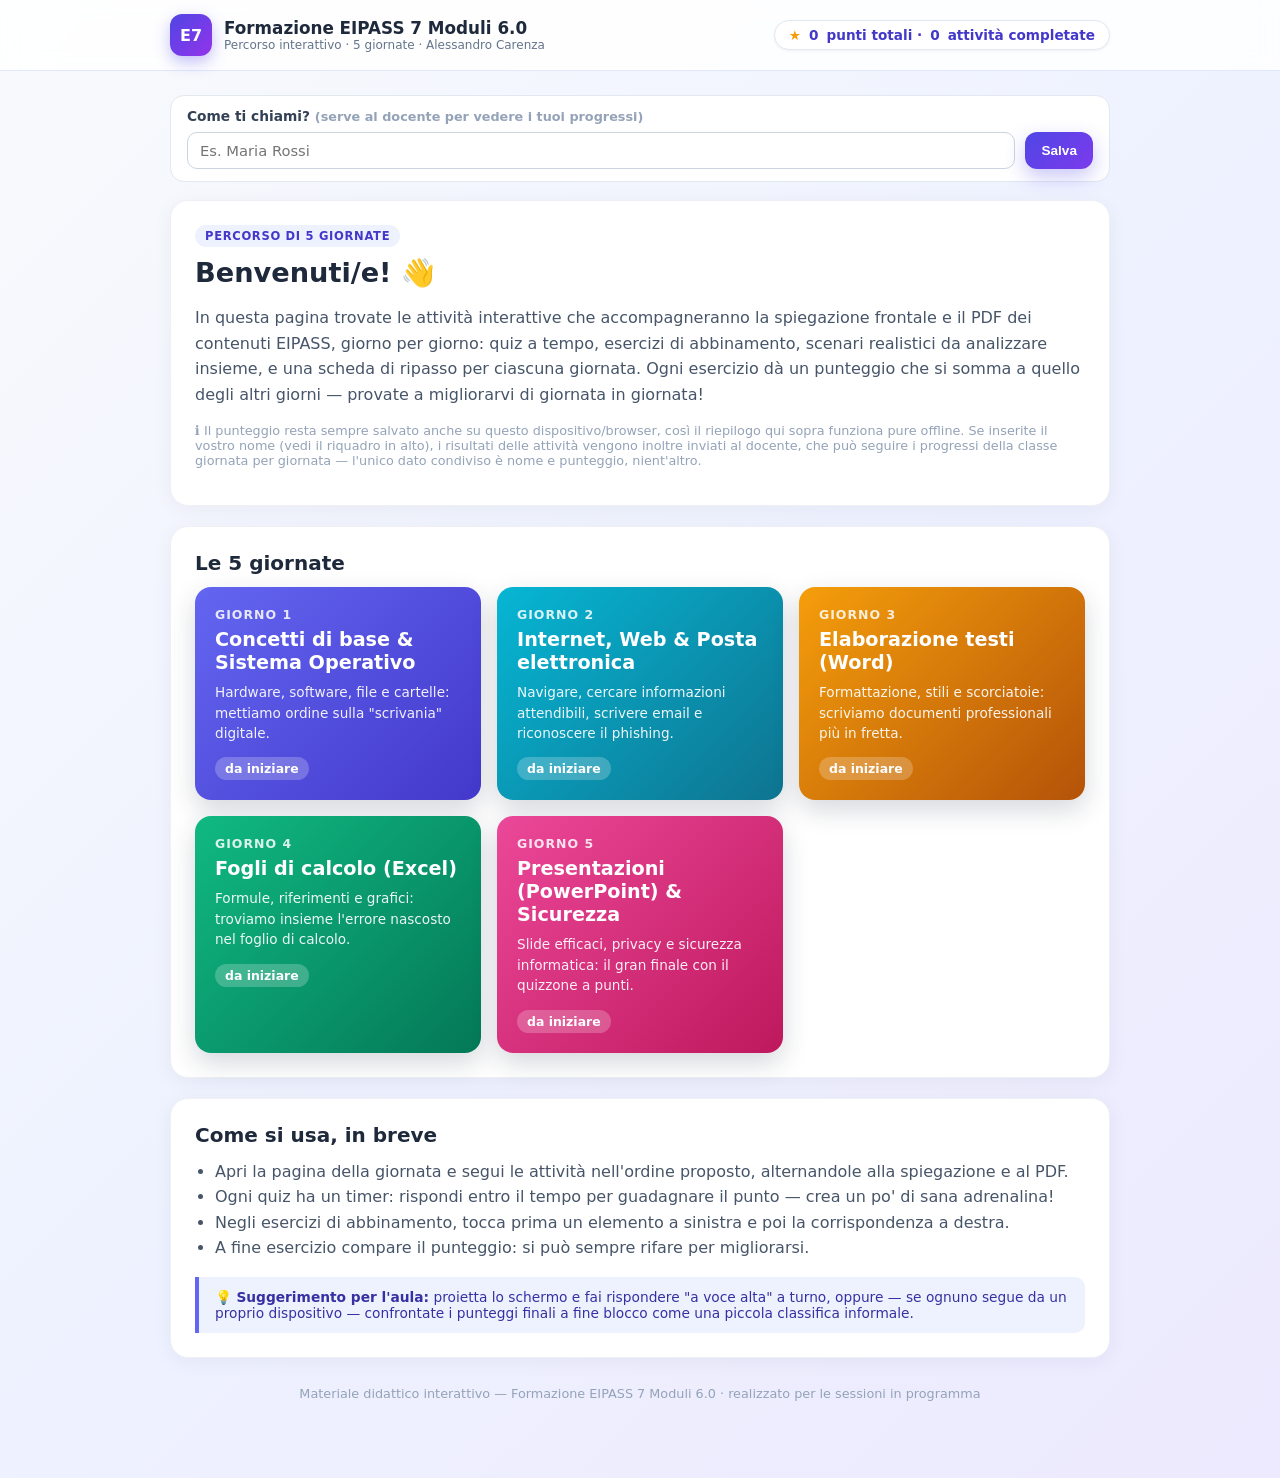
<file: formazione-eipass/index.html>
<!DOCTYPE html>
<html lang="it">
<head>
<meta charset="UTF-8">
<meta name="viewport" content="width=device-width, initial-scale=1.0">
<title>Formazione EIPASS 7 Moduli 6.0 — Percorso interattivo</title>
<link rel="stylesheet" href="shared/style.css">
</head>
<body>

<div class="top-bar">
  <div class="top-bar-inner">
    <a href="index.html" class="brand">
      <div class="brand-badge">E7</div>
      <div>
        <div class="brand-title">Formazione EIPASS 7 Moduli 6.0</div>
        <div class="brand-sub">Percorso interattivo · 5 giornate · Alessandro Carenza</div>
      </div>
    </a>
    <div class="score-pill"><span class="star">★</span> <span id="total-score">0</span> punti totali · <span id="total-done">0</span> attività completate</div>
  </div>
</div>

<div class="wrap">

  <div id="name-bar" class="name-bar"></div>

  <div class="card">
    <span class="badge">Percorso di 5 giornate</span>
    <h1>Benvenuti/e! 👋</h1>
    <p class="lead">
      In questa pagina trovate le attività interattive che accompagneranno la spiegazione frontale e il PDF dei contenuti EIPASS,
      giorno per giorno: quiz a tempo, esercizi di abbinamento, scenari realistici da analizzare insieme, e una scheda di
      ripasso per ciascuna giornata. Ogni esercizio dà un punteggio che si somma a quello degli altri giorni — provate a
      migliorarvi di giornata in giornata!
    </p>
    <p class="muted" style="margin-top:10px">
      ℹ️ Il punteggio resta sempre salvato anche su questo dispositivo/browser, così il riepilogo qui sopra funziona pure
      offline. Se inserite il vostro nome (vedi il riquadro in alto), i risultati delle attività vengono inoltre inviati
      al docente, che può seguire i progressi della classe giornata per giornata — l'unico dato condiviso è nome e punteggio,
      nient'altro.
    </p>
  </div>

  <div class="card">
    <h2>Le 5 giornate</h2>
    <div class="day-grid">

      <a class="day-card d1" href="giorno1.html">
        <div class="day-num">Giorno 1</div>
        <div class="day-title">Concetti di base &amp; Sistema Operativo</div>
        <div class="day-desc">Hardware, software, file e cartelle: mettiamo ordine sulla "scrivania" digitale.</div>
        <div class="day-progress" data-day="g1">da iniziare</div>
      </a>

      <a class="day-card d2" href="giorno2.html">
        <div class="day-num">Giorno 2</div>
        <div class="day-title">Internet, Web &amp; Posta elettronica</div>
        <div class="day-desc">Navigare, cercare informazioni attendibili, scrivere email e riconoscere il phishing.</div>
        <div class="day-progress" data-day="g2">da iniziare</div>
      </a>

      <a class="day-card d3" href="giorno3.html">
        <div class="day-num">Giorno 3</div>
        <div class="day-title">Elaborazione testi (Word)</div>
        <div class="day-desc">Formattazione, stili e scorciatoie: scriviamo documenti professionali più in fretta.</div>
        <div class="day-progress" data-day="g3">da iniziare</div>
      </a>

      <a class="day-card d4" href="giorno4.html">
        <div class="day-num">Giorno 4</div>
        <div class="day-title">Fogli di calcolo (Excel)</div>
        <div class="day-desc">Formule, riferimenti e grafici: troviamo insieme l'errore nascosto nel foglio di calcolo.</div>
        <div class="day-progress" data-day="g4">da iniziare</div>
      </a>

      <a class="day-card d5" href="giorno5.html">
        <div class="day-num">Giorno 5</div>
        <div class="day-title">Presentazioni (PowerPoint) &amp; Sicurezza</div>
        <div class="day-desc">Slide efficaci, privacy e sicurezza informatica: il gran finale con il quizzone a punti.</div>
        <div class="day-progress" data-day="g5">da iniziare</div>
      </a>

    </div>
  </div>

  <div class="card">
    <h2>Come si usa, in breve</h2>
    <ul class="lead" style="padding-left: 20px; margin: 0">
      <li>Apri la pagina della giornata e segui le attività nell'ordine proposto, alternandole alla spiegazione e al PDF.</li>
      <li>Ogni quiz ha un timer: rispondi entro il tempo per guadagnare il punto — crea un po' di sana adrenalina!</li>
      <li>Negli esercizi di abbinamento, tocca prima un elemento a sinistra e poi la corrispondenza a destra.</li>
      <li>A fine esercizio compare il punteggio: si può sempre rifare per migliorarsi.</li>
    </ul>
    <div class="tip">
      💡 <strong>Suggerimento per l'aula:</strong> proietta lo schermo e fai rispondere "a voce alta" a turno, oppure — se ognuno segue da un proprio dispositivo — confrontate i punteggi finali a fine blocco come una piccola classifica informale.
    </div>
  </div>

  <p class="muted" style="text-align:center; margin-top: 28px;">
    Materiale didattico interattivo — Formazione EIPASS 7 Moduli 6.0 · realizzato per le sessioni in programma
  </p>

</div>

<script src="shared/score.js"></script>
<script src="shared/cloud-score.js"></script>
<script>
  CloudScore.mountNameBar(document.getElementById('name-bar'));

  function refreshHeader() {
    const t = EipassScore.totals();
    document.getElementById('total-score').textContent = t.score;
    document.getElementById('total-done').textContent = t.done;

    const dayActivities = {
      g1: ['g1-match-hardware', 'g1-quiz-sistema', 'g1-match-filetypes'],
      g2: ['g2-quiz-phishing', 'g2-match-web', 'g2-quiz-netiquette'],
      g3: ['g3-match-shortcut', 'g3-quiz-word', 'g3-match-strumenti'],
      g4: ['g4-quiz-excel', 'g4-match-formule', 'g4-match-strumenti'],
      g5: ['g5-quiz-finale', 'g5-match-sicurezza', 'g5-match-abitudini'],
    };
    const all = EipassScore.getAll();
    document.querySelectorAll('.day-progress').forEach(el => {
      const keys = dayActivities[el.dataset.day] || [];
      const done = keys.filter(k => all[k]).length;
      if (done === 0) el.textContent = 'da iniziare';
      else if (done === keys.length) el.textContent = '✓ completata';
      else el.textContent = `${done}/${keys.length} attività fatte`;
    });
  }
  refreshHeader();
</script>
</body>
</html>
</file>
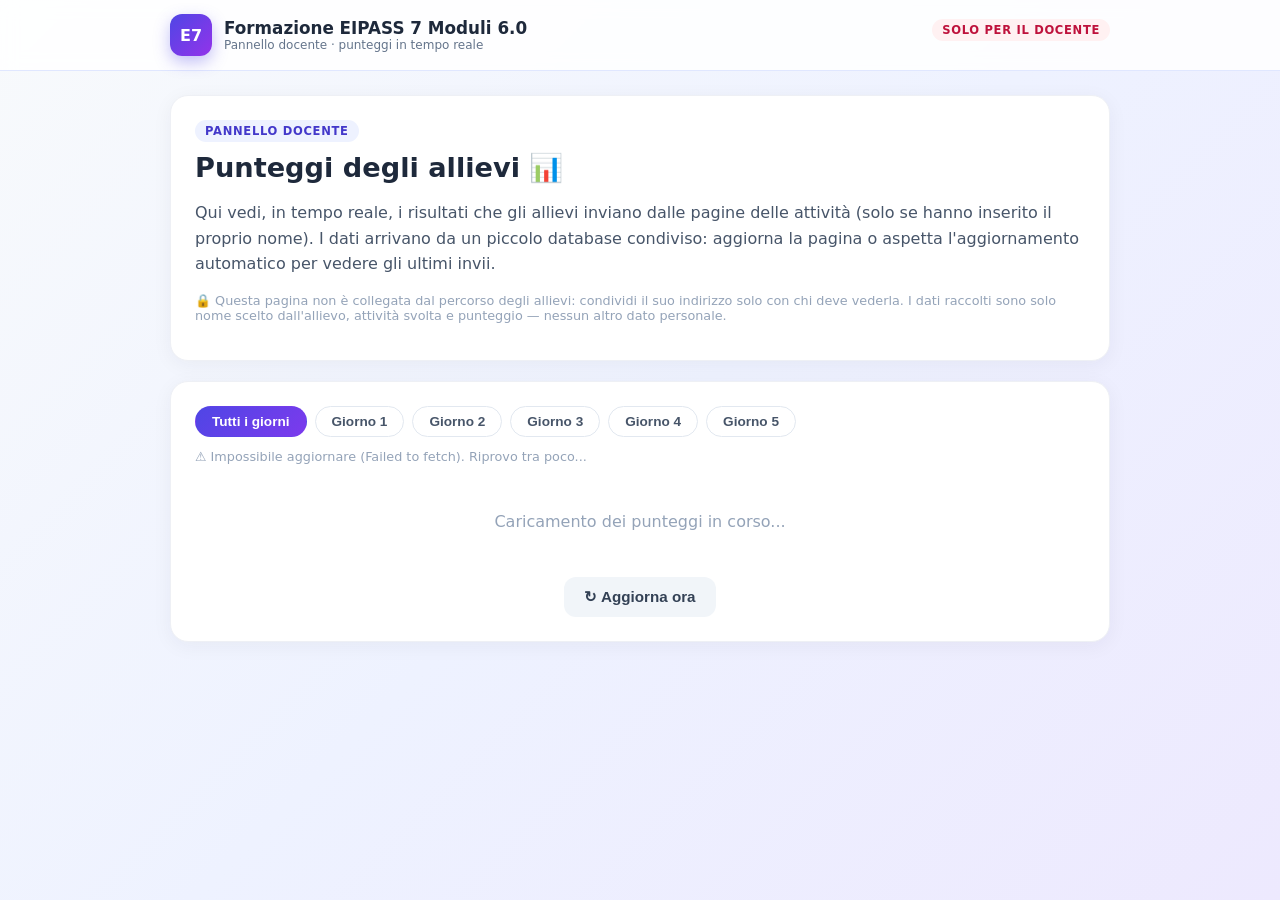
<file: formazione-eipass/docente.html>
<!DOCTYPE html>
<html lang="it">
<head>
<meta charset="UTF-8">
<meta name="viewport" content="width=device-width, initial-scale=1.0">
<title>Pannello docente — Punteggi in tempo reale | Formazione EIPASS</title>
<link rel="stylesheet" href="shared/style.css">
</head>
<body>

<div class="top-bar">
  <div class="top-bar-inner">
    <a href="index.html" class="brand">
      <div class="brand-badge">E7</div>
      <div>
        <div class="brand-title">Formazione EIPASS 7 Moduli 6.0</div>
        <div class="brand-sub">Pannello docente · punteggi in tempo reale</div>
      </div>
    </a>
    <span class="badge rose">Solo per il docente</span>
  </div>
</div>

<div class="wrap">

  <div class="card">
    <span class="badge">Pannello docente</span>
    <h1>Punteggi degli allievi 📊</h1>
    <p class="lead">
      Qui vedi, in tempo reale, i risultati che gli allievi inviano dalle pagine delle attività (solo se hanno inserito
      il proprio nome). I dati arrivano da un piccolo database condiviso: aggiorna la pagina o aspetta l'aggiornamento
      automatico per vedere gli ultimi invii.
    </p>
    <p class="muted" style="margin-top:8px">
      🔒 Questa pagina non è collegata dal percorso degli allievi: condividi il suo indirizzo solo con chi deve vederla.
      I dati raccolti sono solo nome scelto dall'allievo, attività svolta e punteggio — nessun altro dato personale.
    </p>
  </div>

  <div class="card">
    <div class="teacher-toolbar">
      <div class="teacher-tabs" id="day-tabs"></div>
      <div class="teacher-status" id="status">Caricamento...</div>
    </div>
    <div id="content"><div class="teacher-empty">Caricamento dei punteggi in corso...</div></div>
    <div style="text-align:center; margin-top:14px">
      <button class="btn btn-secondary" id="refresh-btn">↻ Aggiorna ora</button>
    </div>
  </div>

</div>

<script src="shared/cloud-score.js"></script>
<script>
  const DAY_LABELS = ['Tutti i giorni', 'Giorno 1', 'Giorno 2', 'Giorno 3', 'Giorno 4', 'Giorno 5'];
  const DAY_TOTALS = { 'Giorno 1': 3, 'Giorno 2': 3, 'Giorno 3': 3, 'Giorno 4': 3, 'Giorno 5': 3 };
  const AUTO_REFRESH_MS = 20000;

  let activeTab = 'Tutti i giorni';
  let rows = [];
  let timer = null;

  const tabsEl = document.getElementById('day-tabs');
  const statusEl = document.getElementById('status');
  const contentEl = document.getElementById('content');

  DAY_LABELS.forEach(label => {
    const b = document.createElement('button');
    b.className = 'teacher-tab' + (label === activeTab ? ' active' : '');
    b.textContent = label;
    b.onclick = () => { activeTab = label; renderTabs(); render(); };
    tabsEl.appendChild(b);
  });

  function renderTabs() {
    [...tabsEl.children].forEach(b => b.classList.toggle('active', b.textContent === activeTab));
  }

  async function load(showSpinner) {
    if (showSpinner) statusEl.textContent = 'Aggiornamento in corso...';
    try {
      rows = await CloudScore.fetchAll();
      const now = new Date();
      statusEl.textContent = 'Aggiornato alle ' + now.toLocaleTimeString('it-IT', { hour: '2-digit', minute: '2-digit', second: '2-digit' })
        + ' · ' + rows.length + ' invii ricevuti';
      render();
    } catch (e) {
      statusEl.textContent = '⚠️ Impossibile aggiornare (' + e.message + '). Riprovo tra poco...';
    }
  }

  // Per ciascuno studente conserva il MIGLIOR risultato per ogni attività
  // (coerente con la logica usata sul dispositivo dell'allievo in score.js).
  function buildSummary(filterDay) {
    const byStudent = {};
    rows.forEach(r => {
      if (filterDay && r.day_key !== filterDay) return;
      const key = r.student_name;
      if (!byStudent[key]) byStudent[key] = { name: r.student_name, activities: {}, lastUpdate: r.created_at, days: new Set() };
      const s = byStudent[key];
      s.days.add(r.day_key);
      if (r.created_at > s.lastUpdate) s.lastUpdate = r.created_at;
      const prev = s.activities[r.activity_key];
      if (!prev || r.score > prev.score) s.activities[r.activity_key] = { score: r.score, total: r.total, day: r.day_key };
    });
    return Object.values(byStudent).map(s => {
      let score = 0, total = 0, done = 0;
      Object.values(s.activities).forEach(a => { score += a.score; total += a.total; done++; });
      return { ...s, score, total, done };
    });
  }

  function render() {
    const filterDay = activeTab === 'Tutti i giorni' ? null : activeTab;
    const summary = buildSummary(filterDay);

    if (summary.length === 0) {
      contentEl.innerHTML = '<div class="teacher-empty">Nessun punteggio ricevuto ancora' +
        (filterDay ? ' per ' + filterDay : '') +
        '.<br><span class="muted">Appena un allievo inserisce il proprio nome e completa un\'attività, comparirà qui.</span></div>';
      return;
    }

    summary.sort((a, b) => b.score - a.score || a.name.localeCompare(b.name));

    const expectedTotal = filterDay ? DAY_TOTALS[filterDay] : Object.values(DAY_TOTALS).reduce((a, b) => a + b, 0);

    let html = '<table class="teacher-table"><thead><tr>' +
      '<th>Allievo</th>' +
      '<th>Attività completate</th>' +
      '<th>Punteggio</th>' +
      '<th>Avanzamento</th>' +
      '<th>Ultimo invio</th>' +
      '</tr></thead><tbody>';

    summary.forEach(s => {
      const pct = expectedTotal ? Math.min(100, Math.round((s.done / expectedTotal) * 100)) : 0;
      const last = new Date(s.lastUpdate);
      html += '<tr>' +
        '<td><strong>' + escapeHtml(s.name) + '</strong>' + (filterDay ? '' : '<br><span class="muted">' + [...s.days].sort().join(' · ') + '</span>') + '</td>' +
        '<td>' + s.done + ' / ' + expectedTotal + '</td>' +
        '<td>' + s.score + ' / ' + s.total + '</td>' +
        '<td><div class="teacher-bar-track"><div class="teacher-bar-fill" style="width:' + pct + '%"></div></div></td>' +
        '<td class="muted">' + last.toLocaleDateString('it-IT') + ' ' + last.toLocaleTimeString('it-IT', { hour: '2-digit', minute: '2-digit' }) + '</td>' +
        '</tr>';
    });

    html += '</tbody></table>';
    contentEl.innerHTML = html;
  }

  function escapeHtml(s) {
    return String(s).replace(/[&<>"']/g, c => ({ '&': '&amp;', '<': '&lt;', '>': '&gt;', '"': '&quot;', "'": '&#39;' }[c]));
  }

  document.getElementById('refresh-btn').onclick = () => load(true);

  load(true);
  timer = setInterval(() => load(false), AUTO_REFRESH_MS);
</script>
</body>
</html>
</file>
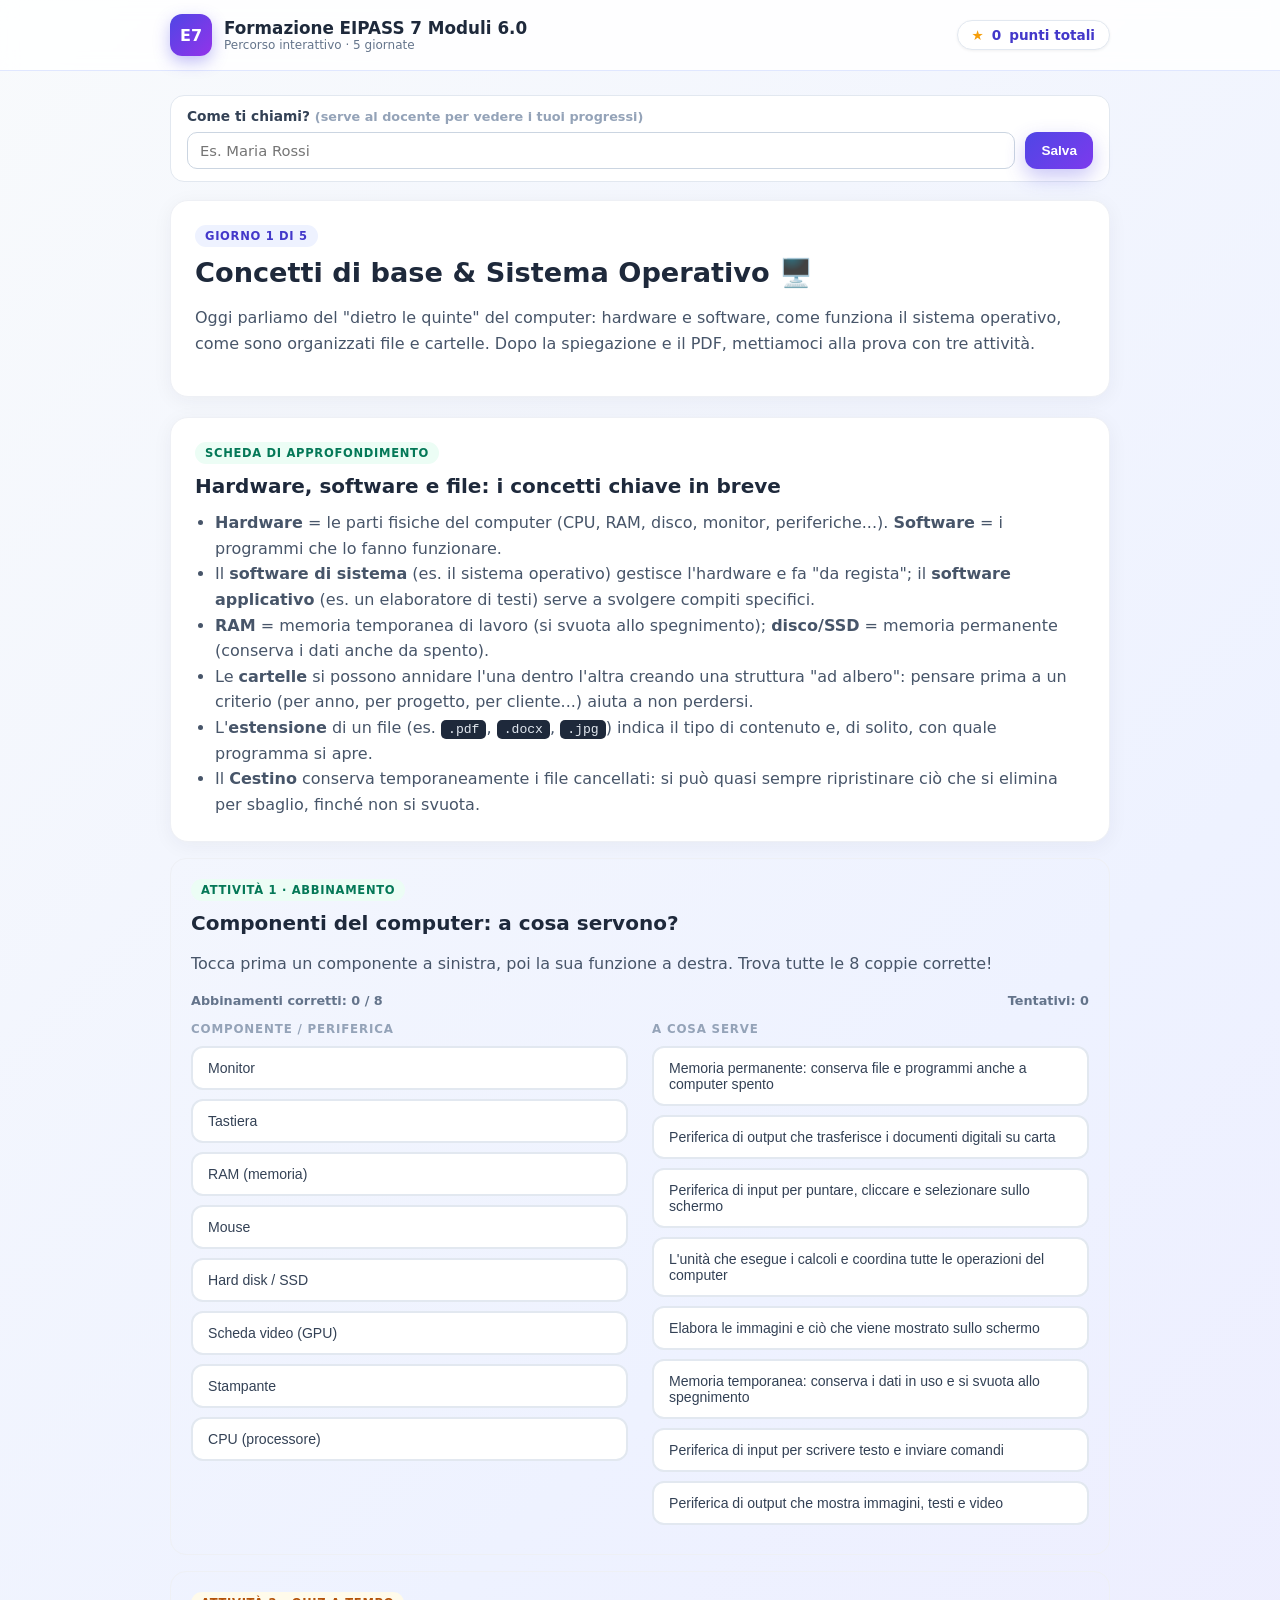
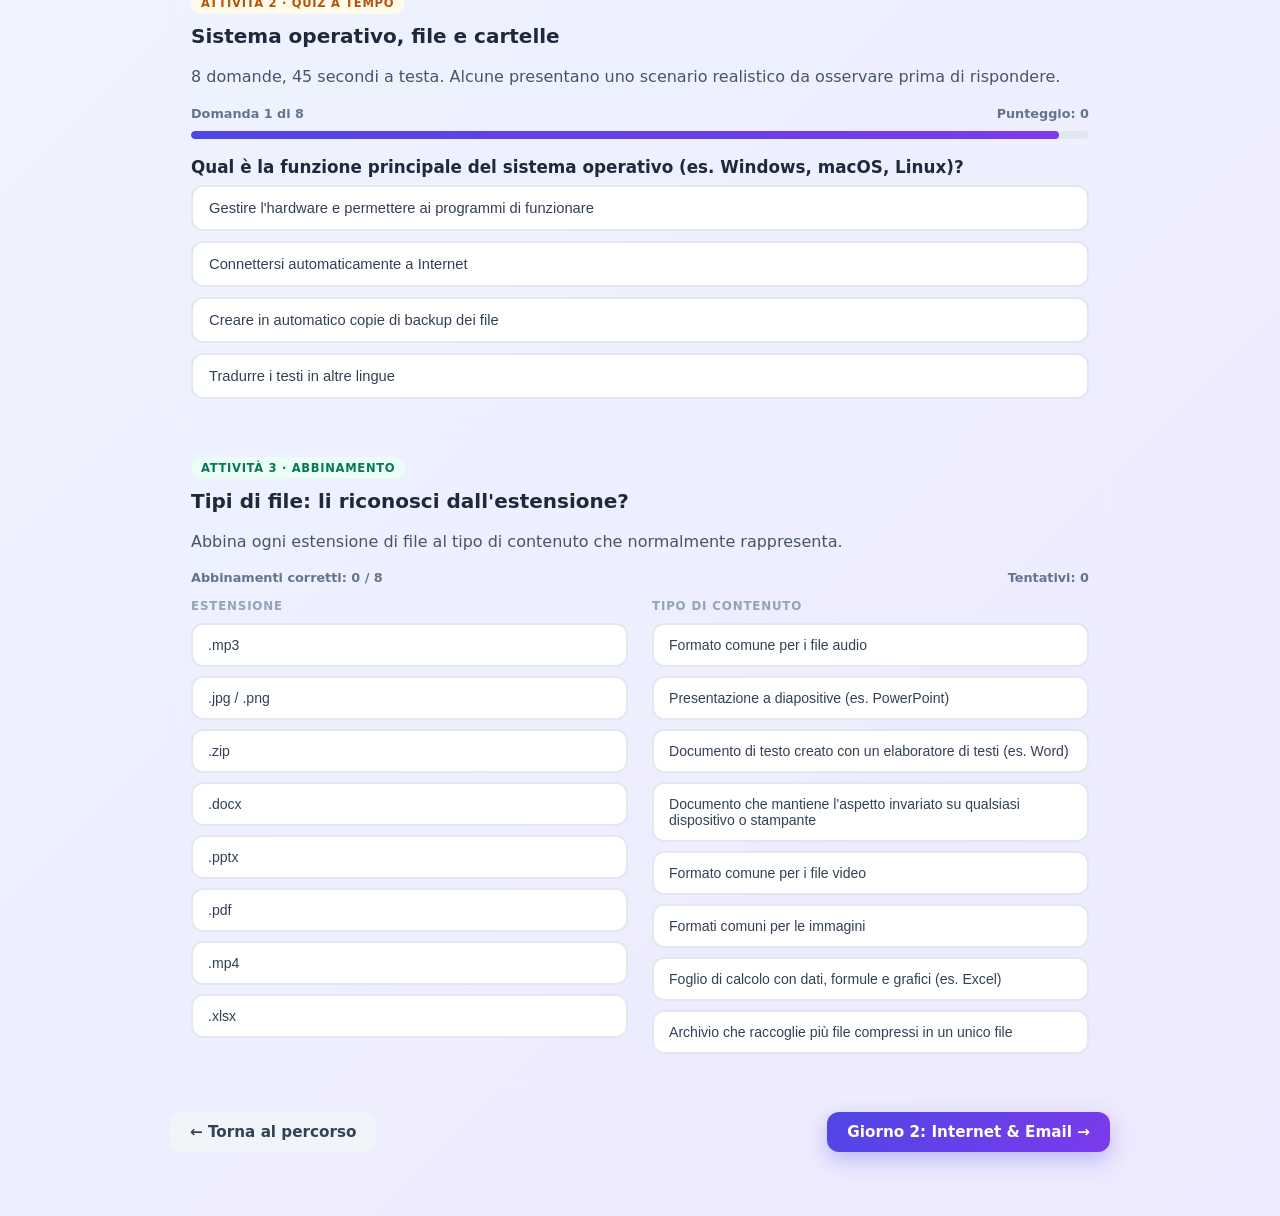
<file: formazione-eipass/giorno1.html>
<!DOCTYPE html>
<html lang="it">
<head>
<meta charset="UTF-8">
<meta name="viewport" content="width=device-width, initial-scale=1.0">
<title>Giorno 1 — Concetti di base &amp; Sistema Operativo | Formazione EIPASS</title>
<link rel="stylesheet" href="shared/style.css">
</head>
<body>

<div class="top-bar">
  <div class="top-bar-inner">
    <a href="index.html" class="brand">
      <div class="brand-badge">E7</div>
      <div>
        <div class="brand-title">Formazione EIPASS 7 Moduli 6.0</div>
        <div class="brand-sub">Percorso interattivo · 5 giornate</div>
      </div>
    </a>
    <div class="score-pill"><span class="star">★</span> <span id="total-score">0</span> punti totali</div>
  </div>
</div>

<div class="wrap">

  <div id="name-bar" class="name-bar"></div>

  <div class="card">
    <span class="badge">Giorno 1 di 5</span>
    <h1>Concetti di base &amp; Sistema Operativo 🖥️</h1>
    <p class="lead">
      Oggi parliamo del "dietro le quinte" del computer: hardware e software, come funziona il sistema operativo,
      come sono organizzati file e cartelle. Dopo la spiegazione e il PDF, mettiamoci alla prova con tre attività.
    </p>
  </div>

  <div class="card">
    <span class="badge green">Scheda di approfondimento</span>
    <h2>Hardware, software e file: i concetti chiave in breve</h2>
    <ul class="lead" style="padding-left:20px; margin:0">
      <li><strong>Hardware</strong> = le parti fisiche del computer (CPU, RAM, disco, monitor, periferiche...). <strong>Software</strong> = i programmi che lo fanno funzionare.</li>
      <li>Il <strong>software di sistema</strong> (es. il sistema operativo) gestisce l'hardware e fa "da regista"; il <strong>software applicativo</strong> (es. un elaboratore di testi) serve a svolgere compiti specifici.</li>
      <li><strong>RAM</strong> = memoria temporanea di lavoro (si svuota allo spegnimento); <strong>disco/SSD</strong> = memoria permanente (conserva i dati anche da spento).</li>
      <li>Le <strong>cartelle</strong> si possono annidare l'una dentro l'altra creando una struttura "ad albero": pensare prima a un criterio (per anno, per progetto, per cliente...) aiuta a non perdersi.</li>
      <li>L'<strong>estensione</strong> di un file (es. <span class="kbd">.pdf</span>, <span class="kbd">.docx</span>, <span class="kbd">.jpg</span>) indica il tipo di contenuto e, di solito, con quale programma si apre.</li>
      <li>Il <strong>Cestino</strong> conserva temporaneamente i file cancellati: si può quasi sempre ripristinare ciò che si elimina per sbaglio, finché non si svuota.</li>
    </ul>
  </div>

  <!-- ATTIVITÀ 1: ABBINAMENTO HARDWARE -->
  <div class="activity">
    <div class="activity-head">
      <div>
        <span class="badge green">Attività 1 · Abbinamento</span>
        <h2 style="margin:0">Componenti del computer: a cosa servono?</h2>
      </div>
    </div>
    <p class="lead">Tocca prima un componente a sinistra, poi la sua funzione a destra. Trova tutte le 8 coppie corrette!</p>
    <div id="match-hardware"></div>
  </div>

  <!-- ATTIVITÀ 2: QUIZ SISTEMA OPERATIVO -->
  <div class="activity">
    <div class="activity-head">
      <div>
        <span class="badge amber">Attività 2 · Quiz a tempo</span>
        <h2 style="margin:0">Sistema operativo, file e cartelle</h2>
      </div>
    </div>
    <p class="lead">8 domande, 45 secondi a testa. Alcune presentano uno scenario realistico da osservare prima di rispondere.</p>
    <div id="quiz-sistema"></div>
  </div>

  <!-- ATTIVITÀ 3: ABBINAMENTO TIPI DI FILE -->
  <div class="activity">
    <div class="activity-head">
      <div>
        <span class="badge green">Attività 3 · Abbinamento</span>
        <h2 style="margin:0">Tipi di file: li riconosci dall'estensione?</h2>
      </div>
    </div>
    <p class="lead">Abbina ogni estensione di file al tipo di contenuto che normalmente rappresenta.</p>
    <div id="match-filetypes"></div>
  </div>

  <div class="footer-nav">
    <a class="btn btn-secondary" href="index.html">← Torna al percorso</a>
    <a class="btn btn-primary" href="giorno2.html">Giorno 2: Internet &amp; Email →</a>
  </div>

</div>

<script src="shared/score.js"></script>
<script src="shared/cloud-score.js"></script>
<script src="shared/matching-engine.js"></script>
<script src="shared/quiz-engine.js"></script>
<script>
  document.getElementById('total-score').textContent = EipassScore.totals().score;
  CloudScore.mountNameBar(document.getElementById('name-bar'));

  MatchingEngine.mount(document.getElementById('match-hardware'), {
    storageKey: 'g1-match-hardware',
    leftTitle: 'Componente / periferica',
    rightTitle: 'A cosa serve',
    pairs: [
      { left: 'CPU (processore)', right: "L'unità che esegue i calcoli e coordina tutte le operazioni del computer" },
      { left: 'RAM (memoria)', right: 'Memoria temporanea: conserva i dati in uso e si svuota allo spegnimento' },
      { left: 'Hard disk / SSD', right: 'Memoria permanente: conserva file e programmi anche a computer spento' },
      { left: 'Scheda video (GPU)', right: 'Elabora le immagini e ciò che viene mostrato sullo schermo' },
      { left: 'Mouse', right: 'Periferica di input per puntare, cliccare e selezionare sullo schermo' },
      { left: 'Tastiera', right: 'Periferica di input per scrivere testo e inviare comandi' },
      { left: 'Monitor', right: 'Periferica di output che mostra immagini, testi e video' },
      { left: 'Stampante', right: 'Periferica di output che trasferisce i documenti digitali su carta' },
    ]
  });

  QuizEngine.mount(document.getElementById('quiz-sistema'), {
    storageKey: 'g1-quiz-sistema',
    timePerQuestion: 45,
    questions: [
      {
        question: 'Qual è la funzione principale del sistema operativo (es. Windows, macOS, Linux)?',
        options: [
          "Gestire l'hardware e permettere ai programmi di funzionare",
          'Connettersi automaticamente a Internet',
          'Creare in automatico copie di backup dei file',
          'Tradurre i testi in altre lingue'
        ],
        correct: 0,
        explanation: "Il sistema operativo fa da intermediario tra hardware e programmi: gestisce memoria, file, periferiche e l'interfaccia con cui interagiamo."
      },
      {
        scenario: `<div class="scenario">
            <div class="scenario-bar"><span class="dot" style="background:#ef4444"></span><span class="dot" style="background:#f59e0b"></span><span class="dot" style="background:#10b981"></span> Esplora file — Documenti</div>
            <div class="scenario-body"><table>
              <tr><th>Nome file</th><th>Tipo</th><th>Dimensione</th></tr>
              <tr><td>📄 Contratto_2024.pdf</td><td>Documento PDF</td><td>320 KB</td></tr>
              <tr><td>🖼️ Foto_evento.jpg</td><td>Immagine JPEG</td><td>2,1 MB</td></tr>
              <tr><td>📊 Presentazione_corso.pptx</td><td>Presentazione PowerPoint</td><td>5,4 MB</td></tr>
              <tr><td>📝 Note.txt</td><td>Documento di testo</td><td>2 KB</td></tr>
            </table></div></div>`,
        question: 'Osservando questo elenco, quale file è quasi certamente una fotografia?',
        options: ['Contratto_2024.pdf', 'Foto_evento.jpg', 'Note.txt', 'Presentazione_corso.pptx'],
        correct: 1,
        explanation: "L'estensione .jpg identifica un'immagine; .pdf un documento, .txt un testo semplice, .pptx una presentazione."
      },
      {
        question: 'Per selezionare più file non adiacenti in un elenco, quale tasto si tiene premuto mentre si fa clic su ciascuno?',
        options: ['Ctrl (o Cmd su Mac)', 'Bloc Maiusc', 'Tab', 'Stampa schermo'],
        correct: 0,
        explanation: 'Ctrl/Cmd + clic seleziona elementi singoli non consecutivi; Maiusc + clic seleziona invece un intervallo continuo.'
      },
      {
        scenario: `<div class="scenario">
            <div class="scenario-bar"><span class="dot" style="background:#ef4444"></span><span class="dot" style="background:#f59e0b"></span><span class="dot" style="background:#10b981"></span> Scrivania</div>
            <div class="scenario-body">
              🗑️ <strong>Cestino</strong> (3 elementi): <em>Bozza_vecchia.docx</em>, <em>Foto_sfocata.png</em>, <em>Appunti.txt</em><br><br>
              Hai cancellato per sbaglio "Appunti.txt" pochi minuti fa e ti accorgi ora che ti serviva ancora.
            </div></div>`,
        question: 'Cosa puoi fare a questo punto?',
        options: [
          'Aprire il Cestino e ripristinare il file, perché non è stato ancora eliminato definitivamente',
          'Niente: una volta cancellato, un file sparisce per sempre dal computer',
          'Scrivere di nuovo il file da zero, è l\'unica soluzione',
          'Riavviare il computer per farlo riapparire'
        ],
        correct: 0,
        explanation: 'Il Cestino conserva temporaneamente i file eliminati: puoi ripristinarli con un clic destro, oppure svuotarlo quando sei sicuro di non servirtene più.'
      },
      {
        question: 'Quale di questi è un buon criterio per nominare i file e ritrovarli facilmente nel tempo?',
        options: [
          'Nomi descrittivi e coerenti, ad es. "2024-06_Relazione_corso_EIPASS"',
          'Chiamare tutti i file semplicemente "documento"',
          'Usare solo numeri casuali generati dal computer',
          'Lasciare sempre il nome predefinito proposto dal programma'
        ],
        correct: 0,
        explanation: 'Nomi descrittivi e una convenzione coerente (es. data_argomento) permettono di ritrovare un file a colpo d\'occhio anche dopo mesi, senza doverlo aprire.'
      },
      {
        question: 'Vero o falso: una cartella può contenere al suo interno altre cartelle (sottocartelle).',
        options: ['Vero', 'Falso'],
        correct: 0,
        explanation: 'Esatto: questo crea una struttura "ad albero" che aiuta a organizzare i contenuti, ad esempio Documenti › Corsi › 2024 › EIPASS.'
      },
      {
        question: 'Quale di queste frasi descrive correttamente la differenza tra "software di sistema" e "software applicativo"?',
        options: [
          'Il software di sistema (es. il sistema operativo) gestisce l\'hardware e fa funzionare il computer; quello applicativo (es. un elaboratore di testi) serve a svolgere compiti specifici',
          'Il software di sistema serve solo per giocare, quello applicativo solo per lavorare',
          'Sono due nomi diversi per indicare esattamente la stessa cosa',
          'Il software applicativo è una parte dell\'hardware del computer'
        ],
        correct: 0,
        explanation: 'Il sistema operativo è il "regista" che fa funzionare hardware e programmi; i software applicativi (Word, Excel, browser...) sono gli strumenti che usiamo per svolgere compiti specifici.'
      },
      {
        scenario: `<div class="scenario">
            <div class="scenario-bar"><span class="dot" style="background:#ef4444"></span><span class="dot" style="background:#f59e0b"></span><span class="dot" style="background:#10b981"></span> Scarica allegati — Posta</div>
            <div class="scenario-body">
              Hai ricevuto tre file: <em>Relazione.pdf</em>, <em>Foto_gruppo.jpeg</em>, <em>Archivio_progetto.zip</em>.
            </div></div>`,
        question: 'Osservando solo il nome e l\'estensione di questi file, cosa puoi dedurre con buona probabilità?',
        options: [
          'Che tipo di contenuto trovi in ciascuno (un documento, un\'immagine, un archivio compresso) e con quale tipo di programma aprirli',
          'Quanto tempo impiegherai a leggerli, indipendentemente dal contenuto',
          'Che provengono tutti dalla stessa persona',
          'Che sono tutti privi di virus'
        ],
        correct: 0,
        explanation: 'L\'estensione (.pdf, .jpeg, .zip) è una convenzione che indica il tipo di file e, di conseguenza, il tipo di programma più adatto ad aprirlo: utile per orientarsi prima ancora di aprirlo.'
      },
    ],
  });

  MatchingEngine.mount(document.getElementById('match-filetypes'), {
    storageKey: 'g1-match-filetypes',
    leftTitle: 'Estensione',
    rightTitle: 'Tipo di contenuto',
    pairs: [
      { left: '.docx', right: 'Documento di testo creato con un elaboratore di testi (es. Word)' },
      { left: '.xlsx', right: 'Foglio di calcolo con dati, formule e grafici (es. Excel)' },
      { left: '.pptx', right: 'Presentazione a diapositive (es. PowerPoint)' },
      { left: '.pdf', right: "Documento che mantiene l'aspetto invariato su qualsiasi dispositivo o stampante" },
      { left: '.jpg / .png', right: 'Formati comuni per le immagini' },
      { left: '.mp4', right: 'Formato comune per i file video' },
      { left: '.mp3', right: 'Formato comune per i file audio' },
      { left: '.zip', right: 'Archivio che raccoglie più file compressi in un unico file' },
    ]
  });
</script>
</body>
</html>
</file>
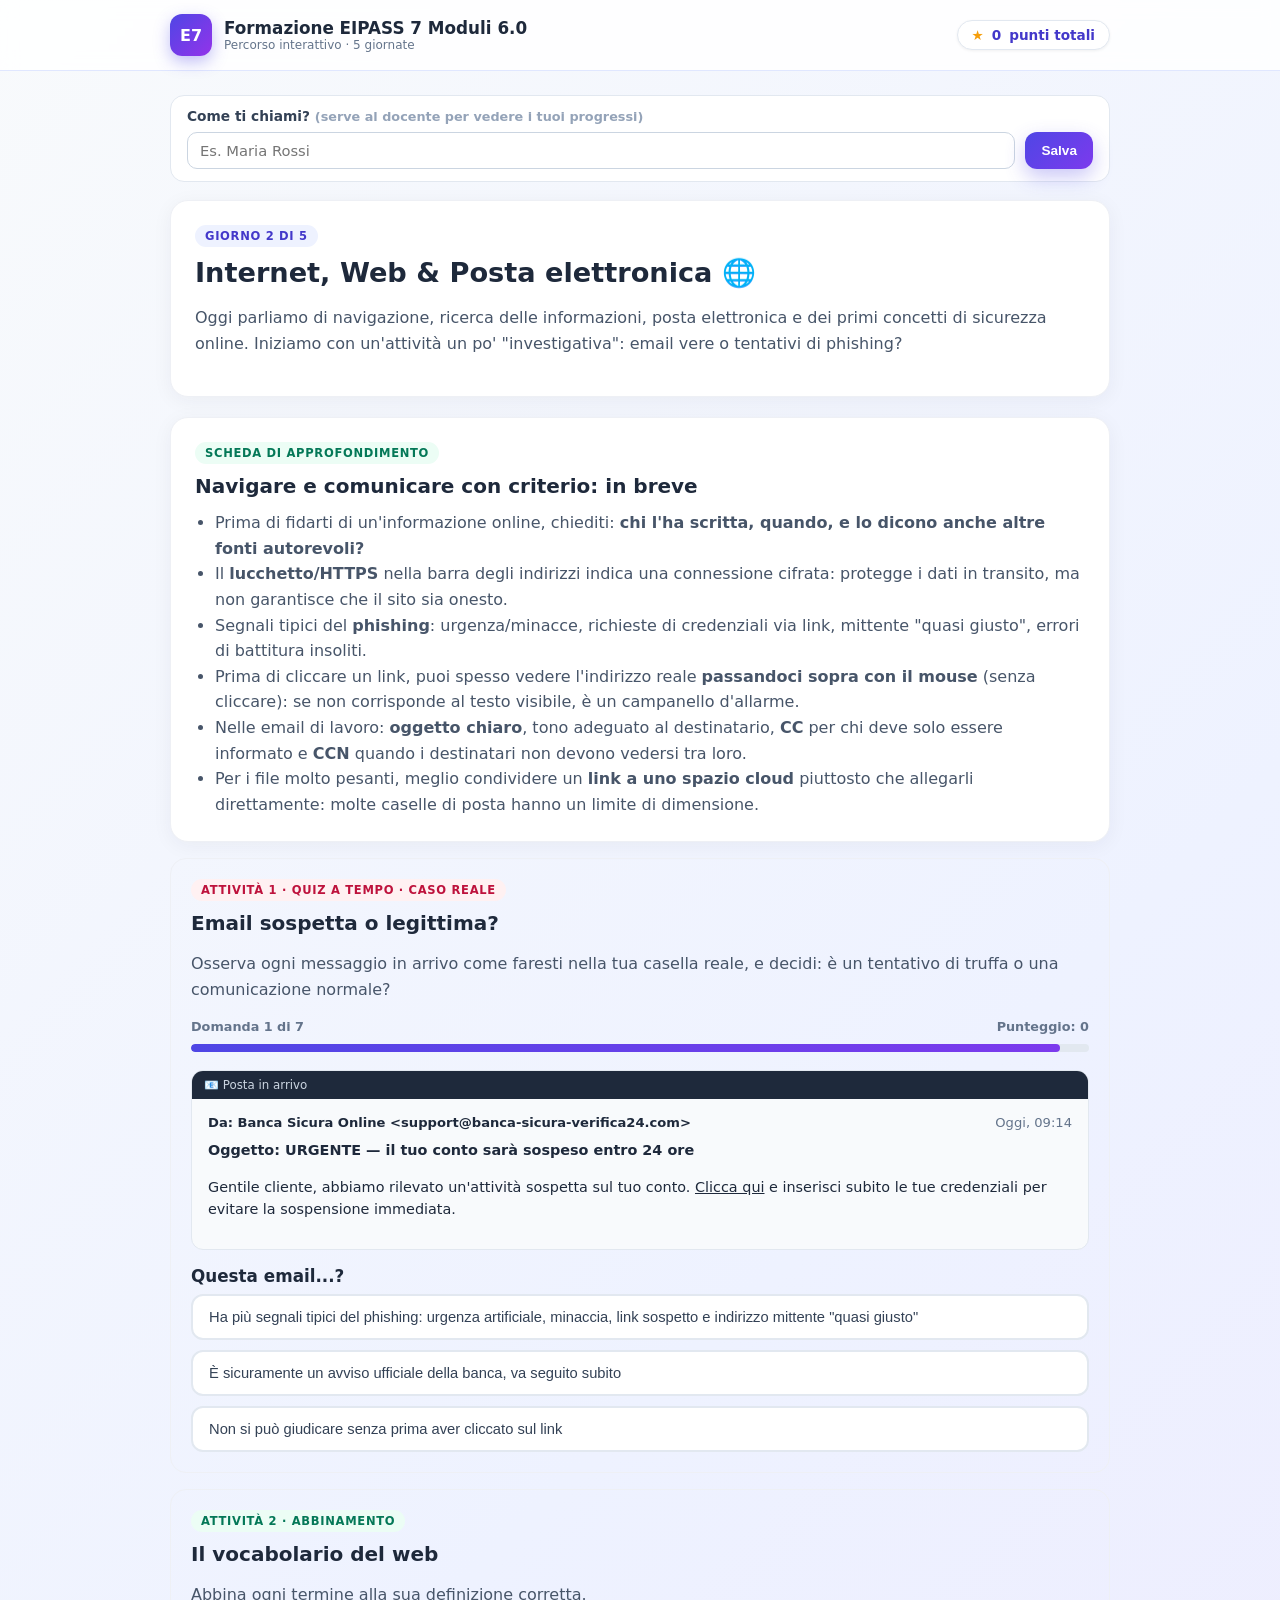
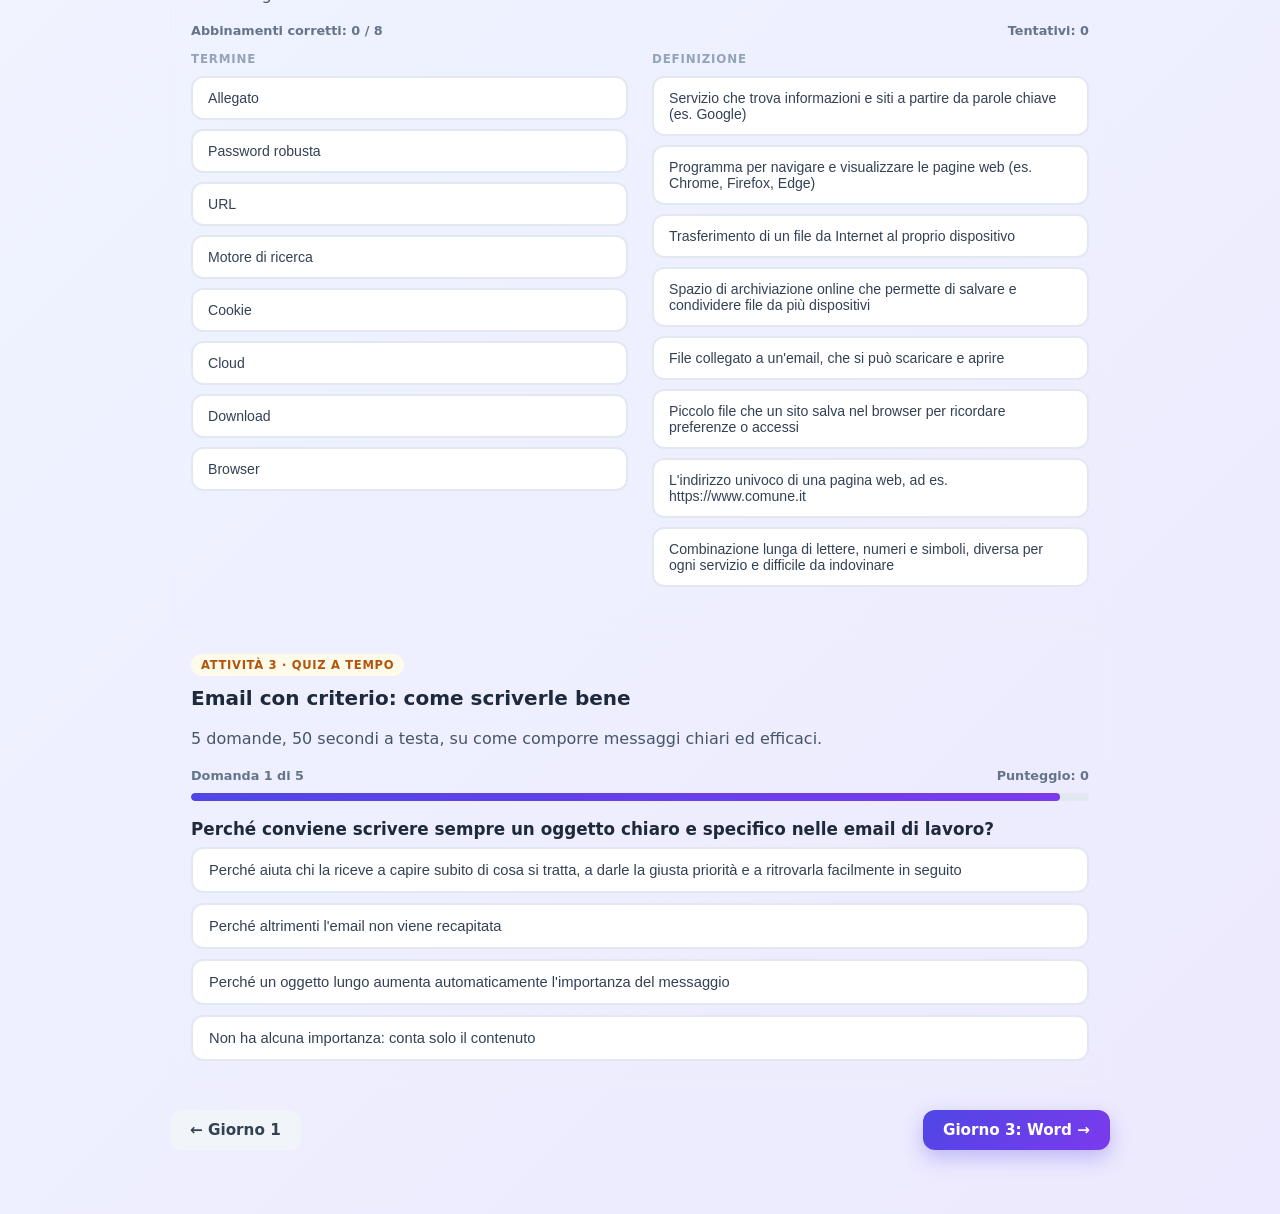
<file: formazione-eipass/giorno2.html>
<!DOCTYPE html>
<html lang="it">
<head>
<meta charset="UTF-8">
<meta name="viewport" content="width=device-width, initial-scale=1.0">
<title>Giorno 2 — Internet, Web &amp; Posta elettronica | Formazione EIPASS</title>
<link rel="stylesheet" href="shared/style.css">
</head>
<body>

<div class="top-bar">
  <div class="top-bar-inner">
    <a href="index.html" class="brand">
      <div class="brand-badge">E7</div>
      <div>
        <div class="brand-title">Formazione EIPASS 7 Moduli 6.0</div>
        <div class="brand-sub">Percorso interattivo · 5 giornate</div>
      </div>
    </a>
    <div class="score-pill"><span class="star">★</span> <span id="total-score">0</span> punti totali</div>
  </div>
</div>

<div class="wrap">

  <div id="name-bar" class="name-bar"></div>

  <div class="card">
    <span class="badge">Giorno 2 di 5</span>
    <h1>Internet, Web &amp; Posta elettronica 🌐</h1>
    <p class="lead">
      Oggi parliamo di navigazione, ricerca delle informazioni, posta elettronica e dei primi concetti di sicurezza online.
      Iniziamo con un'attività un po' "investigativa": email vere o tentativi di phishing?
    </p>
  </div>

  <div class="card">
    <span class="badge green">Scheda di approfondimento</span>
    <h2>Navigare e comunicare con criterio: in breve</h2>
    <ul class="lead" style="padding-left:20px; margin:0">
      <li>Prima di fidarti di un'informazione online, chiediti: <strong>chi l'ha scritta, quando, e lo dicono anche altre fonti autorevoli?</strong></li>
      <li>Il <strong>lucchetto/HTTPS</strong> nella barra degli indirizzi indica una connessione cifrata: protegge i dati in transito, ma non garantisce che il sito sia onesto.</li>
      <li>Segnali tipici del <strong>phishing</strong>: urgenza/minacce, richieste di credenziali via link, mittente "quasi giusto", errori di battitura insoliti.</li>
      <li>Prima di cliccare un link, puoi spesso vedere l'indirizzo reale <strong>passandoci sopra con il mouse</strong> (senza cliccare): se non corrisponde al testo visibile, è un campanello d'allarme.</li>
      <li>Nelle email di lavoro: <strong>oggetto chiaro</strong>, tono adeguato al destinatario, <strong>CC</strong> per chi deve solo essere informato e <strong>CCN</strong> quando i destinatari non devono vedersi tra loro.</li>
      <li>Per i file molto pesanti, meglio condividere un <strong>link a uno spazio cloud</strong> piuttosto che allegarli direttamente: molte caselle di posta hanno un limite di dimensione.</li>
    </ul>
  </div>

  <!-- ATTIVITÀ 1: QUIZ PHISHING -->
  <div class="activity">
    <div class="activity-head">
      <div>
        <span class="badge rose">Attività 1 · Quiz a tempo · Caso reale</span>
        <h2 style="margin:0">Email sospetta o legittima?</h2>
      </div>
    </div>
    <p class="lead">Osserva ogni messaggio in arrivo come faresti nella tua casella reale, e decidi: è un tentativo di truffa o una comunicazione normale?</p>
    <div id="quiz-phishing"></div>
  </div>

  <!-- ATTIVITÀ 2: ABBINAMENTO TERMINI WEB -->
  <div class="activity">
    <div class="activity-head">
      <div>
        <span class="badge green">Attività 2 · Abbinamento</span>
        <h2 style="margin:0">Il vocabolario del web</h2>
      </div>
    </div>
    <p class="lead">Abbina ogni termine alla sua definizione corretta.</p>
    <div id="match-web"></div>
  </div>

  <!-- ATTIVITÀ 3: QUIZ NETIQUETTE -->
  <div class="activity">
    <div class="activity-head">
      <div>
        <span class="badge amber">Attività 3 · Quiz a tempo</span>
        <h2 style="margin:0">Email con criterio: come scriverle bene</h2>
      </div>
    </div>
    <p class="lead">5 domande, 50 secondi a testa, su come comporre messaggi chiari ed efficaci.</p>
    <div id="quiz-netiquette"></div>
  </div>

  <div class="footer-nav">
    <a class="btn btn-secondary" href="giorno1.html">← Giorno 1</a>
    <a class="btn btn-primary" href="giorno3.html">Giorno 3: Word →</a>
  </div>

</div>

<script src="shared/score.js"></script>
<script src="shared/cloud-score.js"></script>
<script src="shared/matching-engine.js"></script>
<script src="shared/quiz-engine.js"></script>
<script>
  document.getElementById('total-score').textContent = EipassScore.totals().score;
  CloudScore.mountNameBar(document.getElementById('name-bar'));

  QuizEngine.mount(document.getElementById('quiz-phishing'), {
    storageKey: 'g2-quiz-phishing',
    timePerQuestion: 50,
    questions: [
      {
        scenario: `<div class="scenario">
          <div class="scenario-bar">📧 Posta in arrivo</div>
          <div class="scenario-body">
            <div class="mail-row"><span class="mail-from">Da: Banca Sicura Online &lt;support@banca-sicura-verifica24.com&gt;</span><span>Oggi, 09:14</span></div>
            <strong>Oggetto: URGENTE — il tuo conto sarà sospeso entro 24 ore</strong>
            <p>Gentile cliente, abbiamo rilevato un'attività sospetta sul tuo conto. <u>Clicca qui</u> e inserisci subito le tue credenziali per evitare la sospensione immediata.</p>
          </div></div>`,
        question: 'Questa email...?',
        options: [
          'Ha più segnali tipici del phishing: urgenza artificiale, minaccia, link sospetto e indirizzo mittente "quasi giusto"',
          'È sicuramente un avviso ufficiale della banca, va seguito subito',
          'Non si può giudicare senza prima aver cliccato sul link'
        ],
        correct: 0,
        explanation: 'Urgenza, minacce, richiesta di credenziali via link e un indirizzo mittente sospetto sono i segnali classici del phishing. Non si clicca mai: si contatta la banca dai canali ufficiali conosciuti.'
      },
      {
        scenario: `<div class="scenario">
          <div class="scenario-bar">📧 Posta in arrivo</div>
          <div class="scenario-body">
            <div class="mail-row"><span class="mail-from">Da: Maria Rossi &lt;m.rossi@comune.it&gt;</span><span>Ieri, 17:42</span></div>
            <strong>Oggetto: Verbale riunione di martedì</strong>
            <p>Ciao, in allegato trovi il verbale della riunione di martedì scorso. Fammi sapere se ci sono correzioni da fare. Grazie, Maria</p>
            <p class="muted">📎 Verbale_riunione_11giugno.pdf</p>
          </div></div>`,
        question: 'E questa email, invece?',
        options: [
          'Ha caratteristiche di una normale comunicazione di lavoro: mittente riconoscibile, tono naturale, nessuna richiesta sospetta',
          'È quasi certamente un tentativo di phishing perché ha un allegato',
          'Va segnalata come spam a prescindere'
        ],
        correct: 0,
        explanation: 'Mittente noto, tono normale, nessuna urgenza né richiesta di dati sensibili: sembra un messaggio di lavoro plausibile. Buona norma resta comunque verificare che il mittente sia atteso prima di aprire allegati.'
      },
      {
        question: 'Quale di questi è un segnale d\'allarme quando un sito ti chiede dati di pagamento?',
        options: [
          'L\'indirizzo non mostra il lucchetto/HTTPS, eppure ti viene chiesta la carta di credito',
          'Il sito ha un logo molto colorato',
          'Il sito è scritto in italiano'
        ],
        correct: 0,
        explanation: 'L\'assenza del lucchetto (connessione HTTPS) mentre si inseriscono dati sensibili è un campanello d\'allarme: i dati potrebbero viaggiare senza protezione.'
      },
      {
        question: 'Per valutare se un\'informazione trovata online è attendibile, cosa conviene fare?',
        options: [
          'Confrontarla con altre fonti autorevoli e controllare chi l\'ha pubblicata e quando',
          'Fidarsi sempre del primo risultato del motore di ricerca',
          'Considerarla vera se ha tante condivisioni sui social'
        ],
        correct: 0,
        explanation: 'Incrociare le fonti, controllare autore e data, e privilegiare siti istituzionali o testate riconosciute riduce il rischio di cadere in notizie false.'
      },
      {
        question: 'Cosa indica, in particolare, l\'icona del lucchetto nella barra degli indirizzi del browser?',
        options: [
          'Che la connessione fra browser e sito è cifrata (HTTPS)',
          'Che il sito è sicuramente affidabile e senza contenuti falsi',
          'Che il sito non raccoglie alcun dato personale'
        ],
        correct: 0,
        explanation: 'Il lucchetto segnala una connessione cifrata: protegge i dati durante il trasferimento, ma non garantisce da solo che i contenuti del sito siano veri o affidabili.'
      },
      {
        question: 'Prima di cliccare su un link ricevuto via email, cosa puoi fare per controllare dove porta realmente, senza cliccarci sopra?',
        options: [
          'Passare il puntatore del mouse sopra il link (senza cliccare): di solito appare l\'indirizzo reale di destinazione',
          'Inoltrare l\'email a tutti i colleghi per chiedere un parere',
          'Stampare l\'email e leggerla con calma',
          'Niente: non si può sapere dove porta un link finché non lo si apre'
        ],
        correct: 0,
        explanation: 'Il "passaggio del mouse" (hover) sul link mostra spesso l\'URL reale in basso nel browser o nel client di posta: se è molto diverso dal testo visualizzato, è un segnale sospetto.'
      },
      {
        scenario: `<div class="scenario">
          <div class="scenario-bar">📧 Posta in arrivo</div>
          <div class="scenario-body">
            <div class="mail-row"><span class="mail-from">Da: Assistenza Account &lt;no-reply@servizio-mail-assistenza.net&gt;</span><span>Oggi, 11:03</span></div>
            <strong>Oggetto: Hai ricevuto un nuovo messaggio vocale</strong>
            <p>Per ascoltare il messaggio vocale ricevuto, accedi al portale e <u>conferma la tua identità con le credenziali del tuo account email</u>.</p>
          </div></div>`,
        question: 'Ti sembra plausibile che un servizio richieda "le credenziali del tuo account email" per ascoltare un messaggio vocale?',
        options: [
          'No: nessun servizio legittimo chiede le credenziali della tua casella email per attività di questo tipo — è un classico schema di phishing per rubare le password',
          'Sì, è una procedura normale di verifica della sicurezza',
          'Sì, ma solo se il messaggio è scritto in un italiano corretto',
          'Non si può dire nulla senza prima aver inserito le credenziali'
        ],
        correct: 0,
        explanation: 'Richieste di credenziali "fuori contesto" (per ascoltare un audio, sbloccare un pacco, evitare una sospensione...) sono il cuore delle truffe di phishing: i servizi legittimi non chiedono mai la password via email o link esterni.'
      },
    ],
  });

  MatchingEngine.mount(document.getElementById('match-web'), {
    storageKey: 'g2-match-web',
    leftTitle: 'Termine',
    rightTitle: 'Definizione',
    pairs: [
      { left: 'Browser', right: 'Programma per navigare e visualizzare le pagine web (es. Chrome, Firefox, Edge)' },
      { left: 'URL', right: "L'indirizzo univoco di una pagina web, ad es. https://www.comune.it" },
      { left: 'Motore di ricerca', right: 'Servizio che trova informazioni e siti a partire da parole chiave (es. Google)' },
      { left: 'Cookie', right: 'Piccolo file che un sito salva nel browser per ricordare preferenze o accessi' },
      { left: 'Allegato', right: "File collegato a un'email, che si può scaricare e aprire" },
      { left: 'Cloud', right: 'Spazio di archiviazione online che permette di salvare e condividere file da più dispositivi' },
      { left: 'Download', right: 'Trasferimento di un file da Internet al proprio dispositivo' },
      { left: 'Password robusta', right: 'Combinazione lunga di lettere, numeri e simboli, diversa per ogni servizio e difficile da indovinare' },
    ]
  });

  QuizEngine.mount(document.getElementById('quiz-netiquette'), {
    storageKey: 'g2-quiz-netiquette',
    timePerQuestion: 50,
    questions: [
      {
        question: 'Perché conviene scrivere sempre un oggetto chiaro e specifico nelle email di lavoro?',
        options: [
          'Perché aiuta chi la riceve a capire subito di cosa si tratta, a darle la giusta priorità e a ritrovarla facilmente in seguito',
          'Perché altrimenti l\'email non viene recapitata',
          'Perché un oggetto lungo aumenta automaticamente l\'importanza del messaggio',
          'Non ha alcuna importanza: conta solo il contenuto'
        ],
        correct: 0,
        explanation: 'Un oggetto come "Verbale riunione 11/06 — da approvare entro venerdì" comunica subito argomento e urgenza, molto più di un generico "Informazioni" o, peggio, nessun oggetto.'
      },
      {
        question: 'Quando è preferibile usare il campo "CCN" (copia conoscenza nascosta) invece di "CC"?',
        options: [
          'Quando si scrive a tante persone che non devono vedere gli indirizzi email reciproci (es. una comunicazione a un grande gruppo di destinatari esterni)',
          'Sempre, per qualsiasi email, anche tra due colleghi',
          'Solo quando si vuole nascondere il contenuto del messaggio',
          'Il CCN serve a inviare l\'email più velocemente'
        ],
        correct: 0,
        explanation: 'Il CCN nasconde gli indirizzi dei destinatari tra loro: utile per la privacy quando si scrive a molte persone che non si conoscono fra loro.'
      },
      {
        scenario: `<div class="scenario">
          <div class="scenario-bar">📧 Nuovo messaggio</div>
          <div class="scenario-body">
            <strong>Allegato:</strong> Video_corso_completo.mp4 (1,4 GB)
          </div></div>`,
        question: 'Devi inviare questo file molto pesante a un collega via email. Qual è generalmente l\'approccio migliore?',
        options: [
          'Caricarlo su uno spazio cloud condiviso e inviare un link, perché molte caselle email rifiutano allegati così grandi',
          'Allegarlo comunque: prima o poi l\'email arriverà',
          'Dividerlo in 50 email più piccole con un pezzo ciascuna',
          'Stamparne i fotogrammi principali e spedirli per posta'
        ],
        correct: 0,
        explanation: 'La maggior parte dei provider di posta limita la dimensione degli allegati (spesso 20-25 MB): per i file pesanti conviene un link a uno spazio cloud (Drive, OneDrive...), più comodo anche per chi riceve.'
      },
      {
        question: 'In un\'email di lavoro rivolta a una persona che non conosci, quale apertura è generalmente più indicata?',
        options: [
          'Un saluto adeguato al contesto (es. "Gentile dott.ssa Rossi" o "Buongiorno") seguito da una breve presentazione del motivo del messaggio',
          'Andare dritti al punto senza alcun saluto, per risparmiare tempo',
          'Usare sempre un tono molto informale, per sembrare più simpatici',
          'Scrivere tutto in maiuscolo per farsi notare nella casella di posta'
        ],
        correct: 0,
        explanation: 'Un saluto adeguato al contesto e una breve introduzione aiutano chi legge a inquadrare subito la richiesta: il tono va poi adattato al destinatario e alla relazione che si ha con lui.'
      },
      {
        scenario: `<div class="scenario">
          <div class="scenario-bar">📧 Posta in arrivo — Discussione di gruppo</div>
          <div class="scenario-body">
            <div class="mail-row"><span class="mail-from">Da: Ufficio Comunicazione &lt;comunicazione@ente.it&gt;</span><span>Oggi, 10:20</span></div>
            <strong>Oggetto: Nuovo orario sportello da lunedì</strong>
            <p>A tutto il personale (40 destinatari in copia): da lunedì lo sportello aprirà alle 8:30. Grazie.</p>
          </div></div>`,
        question: 'Un collega risponde cliccando "Rispondi a tutti" scrivendo solo "Grazie per l\'informazione 🙂", inviandolo così a tutti i 40 destinatari. Cosa ne pensi?',
        options: [
          'Probabilmente non era necessario: per un semplice ringraziamento personale sarebbe stato meglio rispondere solo al mittente, evitando di affollare le caselle di tutti',
          'Ha fatto benissimo: più persone leggono il messaggio, meglio è',
          'È obbligatorio rispondere sempre a tutti in ogni discussione di gruppo',
          'Non fa alcuna differenza tra "Rispondi" e "Rispondi a tutti"'
        ],
        correct: 0,
        explanation: '"Rispondi a tutti" è utile quando il contenuto serve a tutto il gruppo; per messaggi personali (ringraziamenti, conferme individuali...) è meglio rispondere al solo mittente, per non affollare inutilmente le caselle altrui.'
      },
    ],
  });
</script>
</body>
</html>
</file>
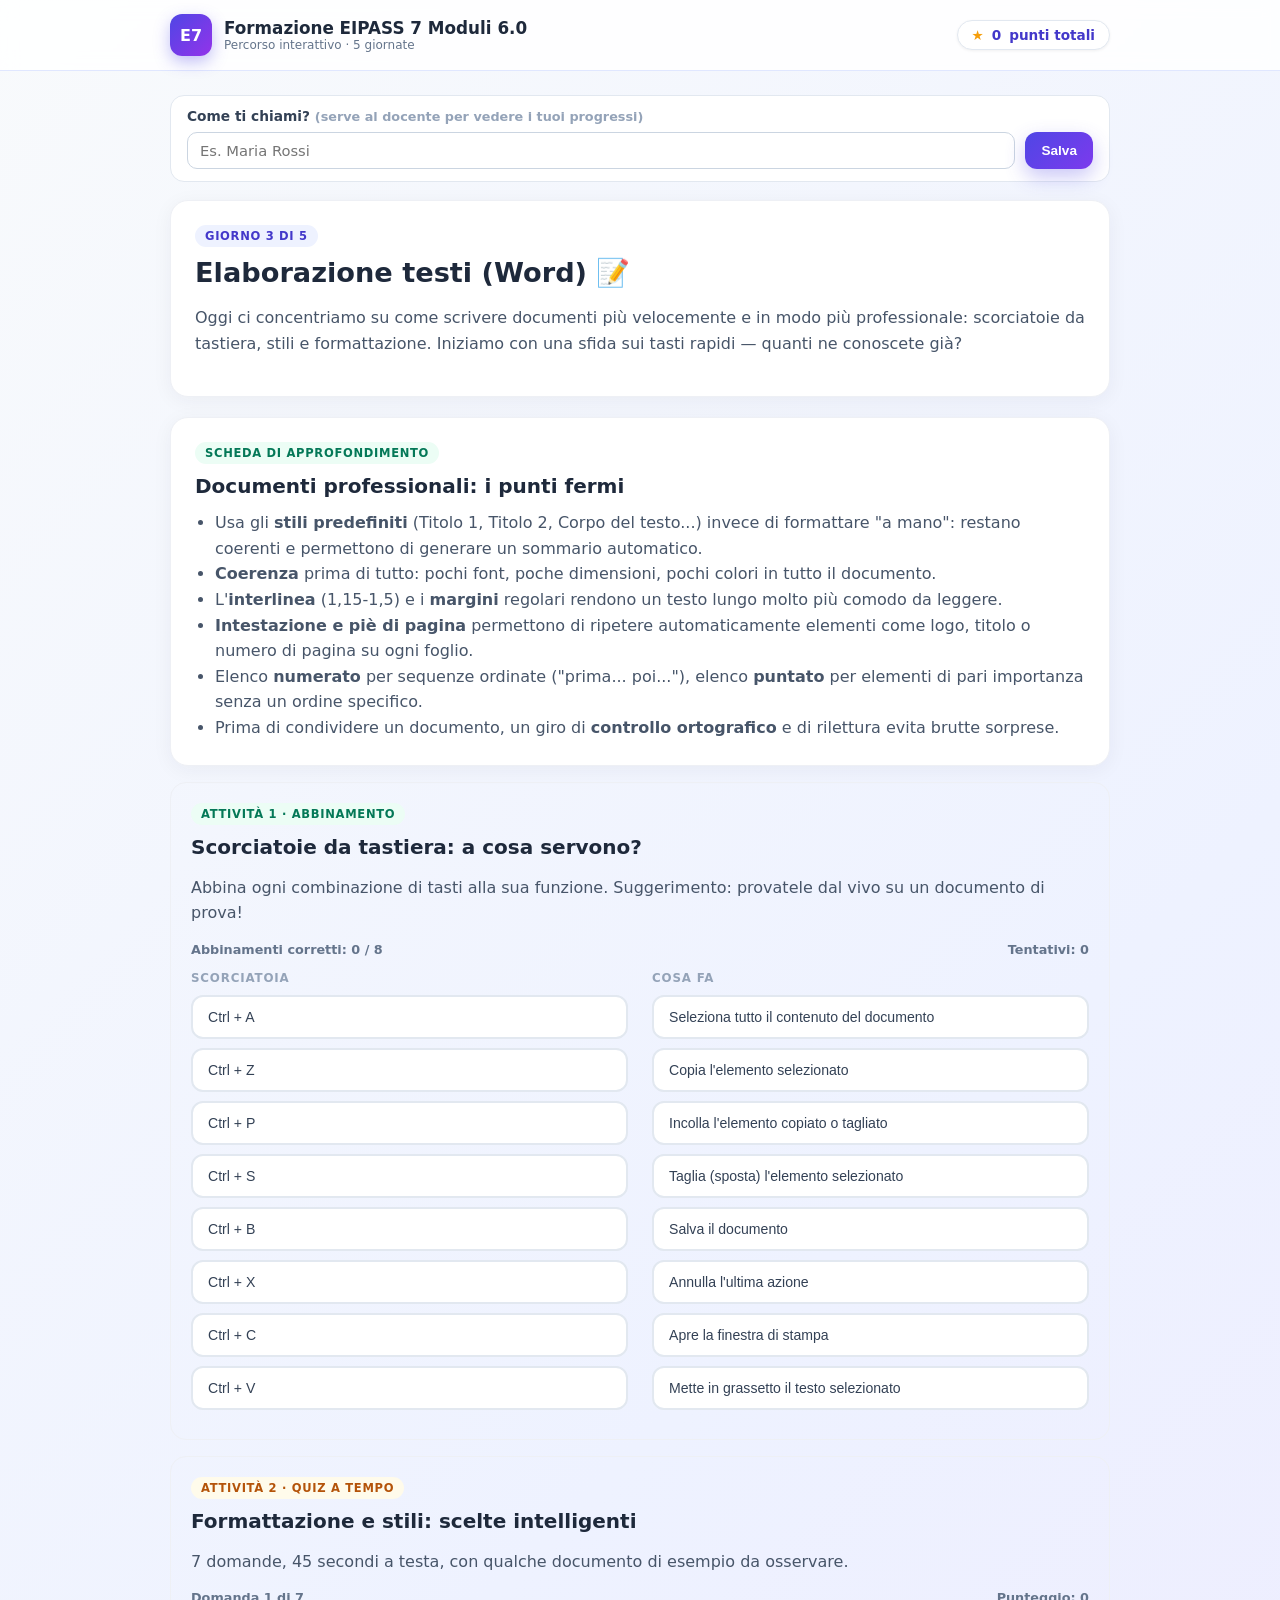
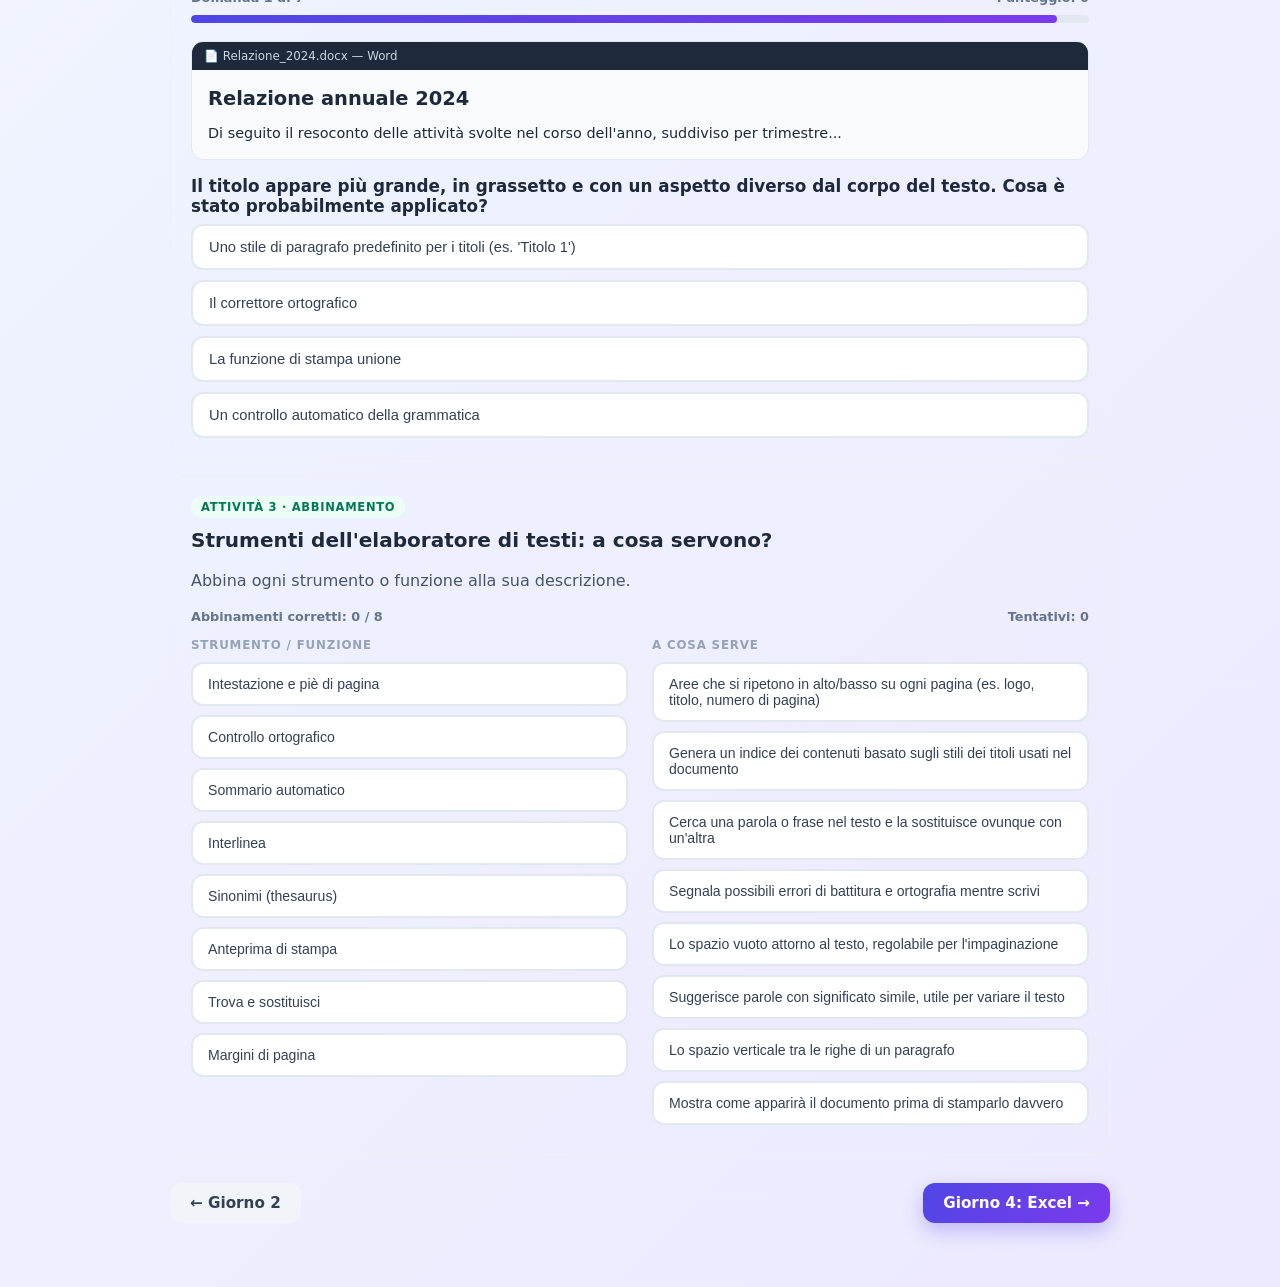
<file: formazione-eipass/giorno3.html>
<!DOCTYPE html>
<html lang="it">
<head>
<meta charset="UTF-8">
<meta name="viewport" content="width=device-width, initial-scale=1.0">
<title>Giorno 3 — Elaborazione testi (Word) | Formazione EIPASS</title>
<link rel="stylesheet" href="shared/style.css">
</head>
<body>

<div class="top-bar">
  <div class="top-bar-inner">
    <a href="index.html" class="brand">
      <div class="brand-badge">E7</div>
      <div>
        <div class="brand-title">Formazione EIPASS 7 Moduli 6.0</div>
        <div class="brand-sub">Percorso interattivo · 5 giornate</div>
      </div>
    </a>
    <div class="score-pill"><span class="star">★</span> <span id="total-score">0</span> punti totali</div>
  </div>
</div>

<div class="wrap">

  <div id="name-bar" class="name-bar"></div>

  <div class="card">
    <span class="badge">Giorno 3 di 5</span>
    <h1>Elaborazione testi (Word) 📝</h1>
    <p class="lead">
      Oggi ci concentriamo su come scrivere documenti più velocemente e in modo più professionale: scorciatoie da tastiera,
      stili e formattazione. Iniziamo con una sfida sui tasti rapidi — quanti ne conoscete già?
    </p>
  </div>

  <div class="card">
    <span class="badge green">Scheda di approfondimento</span>
    <h2>Documenti professionali: i punti fermi</h2>
    <ul class="lead" style="padding-left:20px; margin:0">
      <li>Usa gli <strong>stili predefiniti</strong> (Titolo 1, Titolo 2, Corpo del testo...) invece di formattare "a mano": restano coerenti e permettono di generare un sommario automatico.</li>
      <li><strong>Coerenza</strong> prima di tutto: pochi font, poche dimensioni, pochi colori in tutto il documento.</li>
      <li>L'<strong>interlinea</strong> (1,15-1,5) e i <strong>margini</strong> regolari rendono un testo lungo molto più comodo da leggere.</li>
      <li><strong>Intestazione e piè di pagina</strong> permettono di ripetere automaticamente elementi come logo, titolo o numero di pagina su ogni foglio.</li>
      <li>Elenco <strong>numerato</strong> per sequenze ordinate ("prima... poi..."), elenco <strong>puntato</strong> per elementi di pari importanza senza un ordine specifico.</li>
      <li>Prima di condividere un documento, un giro di <strong>controllo ortografico</strong> e di rilettura evita brutte sorprese.</li>
    </ul>
  </div>

  <!-- ATTIVITÀ 1: ABBINAMENTO SCORCIATOIE -->
  <div class="activity">
    <div class="activity-head">
      <div>
        <span class="badge green">Attività 1 · Abbinamento</span>
        <h2 style="margin:0">Scorciatoie da tastiera: a cosa servono?</h2>
      </div>
    </div>
    <p class="lead">Abbina ogni combinazione di tasti alla sua funzione. Suggerimento: provatele dal vivo su un documento di prova!</p>
    <div id="match-shortcut"></div>
  </div>

  <!-- ATTIVITÀ 2: QUIZ FORMATTAZIONE -->
  <div class="activity">
    <div class="activity-head">
      <div>
        <span class="badge amber">Attività 2 · Quiz a tempo</span>
        <h2 style="margin:0">Formattazione e stili: scelte intelligenti</h2>
      </div>
    </div>
    <p class="lead">7 domande, 45 secondi a testa, con qualche documento di esempio da osservare.</p>
    <div id="quiz-word"></div>
  </div>

  <!-- ATTIVITÀ 3: ABBINAMENTO STRUMENTI WORD -->
  <div class="activity">
    <div class="activity-head">
      <div>
        <span class="badge green">Attività 3 · Abbinamento</span>
        <h2 style="margin:0">Strumenti dell'elaboratore di testi: a cosa servono?</h2>
      </div>
    </div>
    <p class="lead">Abbina ogni strumento o funzione alla sua descrizione.</p>
    <div id="match-strumenti"></div>
  </div>

  <div class="footer-nav">
    <a class="btn btn-secondary" href="giorno2.html">← Giorno 2</a>
    <a class="btn btn-primary" href="giorno4.html">Giorno 4: Excel →</a>
  </div>

</div>

<script src="shared/score.js"></script>
<script src="shared/cloud-score.js"></script>
<script src="shared/matching-engine.js"></script>
<script src="shared/quiz-engine.js"></script>
<script>
  document.getElementById('total-score').textContent = EipassScore.totals().score;
  CloudScore.mountNameBar(document.getElementById('name-bar'));

  MatchingEngine.mount(document.getElementById('match-shortcut'), {
    storageKey: 'g3-match-shortcut',
    leftTitle: 'Scorciatoia',
    rightTitle: 'Cosa fa',
    pairs: [
      { left: 'Ctrl + C', right: "Copia l'elemento selezionato" },
      { left: 'Ctrl + V', right: "Incolla l'elemento copiato o tagliato" },
      { left: 'Ctrl + X', right: "Taglia (sposta) l'elemento selezionato" },
      { left: 'Ctrl + Z', right: "Annulla l'ultima azione" },
      { left: 'Ctrl + S', right: 'Salva il documento' },
      { left: 'Ctrl + B', right: 'Mette in grassetto il testo selezionato' },
      { left: 'Ctrl + A', right: 'Seleziona tutto il contenuto del documento' },
      { left: 'Ctrl + P', right: 'Apre la finestra di stampa' },
    ]
  });

  QuizEngine.mount(document.getElementById('quiz-word'), {
    storageKey: 'g3-quiz-word',
    timePerQuestion: 45,
    questions: [
      {
        scenario: `<div class="scenario">
          <div class="scenario-bar">📄 Relazione_2024.docx — Word</div>
          <div class="scenario-body">
            <div style="font-size:1.35em;font-weight:700">Relazione annuale 2024</div>
            <div style="margin-top:8px">Di seguito il resoconto delle attività svolte nel corso dell'anno, suddiviso per trimestre...</div>
          </div></div>`,
        question: 'Il titolo appare più grande, in grassetto e con un aspetto diverso dal corpo del testo. Cosa è stato probabilmente applicato?',
        options: [
          "Uno stile di paragrafo predefinito per i titoli (es. 'Titolo 1')",
          'Il correttore ortografico',
          'La funzione di stampa unione',
          'Un controllo automatico della grammatica'
        ],
        correct: 0,
        explanation: "Gli stili predefiniti (Titolo 1, Titolo 2, Corpo del testo...) garantiscono coerenza visiva e permettono, in più, di generare automaticamente un sommario."
      },
      {
        question: 'Quale di queste è considerata una buona pratica nella formattazione di un documento professionale?',
        options: [
          'Usare in modo coerente pochi stili (titoli, corpo del testo, elenchi) in tutto il documento',
          'Usare quanti più caratteri e colori diversi possibile, per renderlo più vivace',
          'Scrivere tutto in maiuscolo per dare maggiore enfasi',
          'Cambiare dimensione del font ad ogni paragrafo'
        ],
        correct: 0,
        explanation: 'Coerenza e sobrietà rendono un documento più leggibile e professionale: troppi stili diversi distraggono e comunicano disordine.'
      },
      {
        question: "A cosa serve la funzione 'Interlinea' in un elaboratore di testi?",
        options: [
          'A regolare lo spazio verticale tra le righe di un paragrafo',
          'A cambiare il colore del testo selezionato',
          'A inserire automaticamente la data corrente',
          'A correggere gli errori di battitura'
        ],
        correct: 0,
        explanation: "L'interlinea regola la distanza fra le righe: un valore di 1,5 o doppio rende più comoda la lettura di testi lunghi."
      },
      {
        question: "A cosa serve la funzione 'Stampa unione' (mail merge)?",
        options: [
          'A generare automaticamente più copie personalizzate di uno stesso documento partendo da un elenco di dati (es. lettere con nomi diversi)',
          'A correggere automaticamente gli errori grammaticali',
          'A unire più immagini in un unico file',
          'A comprimere il documento per inviarlo via email'
        ],
        correct: 0,
        explanation: 'La stampa unione combina un modello di documento con un elenco di dati (es. un foglio Excel con nomi e indirizzi) per produrre automaticamente una versione personalizzata per ciascun destinatario.'
      },
      {
        scenario: `<div class="scenario">
          <div class="scenario-bar">📄 Procedura_richiesta_ferie.docx — Word</div>
          <div class="scenario-body">
            <strong>Come richiedere le ferie:</strong>
            <div style="margin-top:6px">1. Compilare il modulo sul portale&nbsp;&nbsp;&nbsp; 2. Farlo firmare al responsabile&nbsp;&nbsp;&nbsp; 3. Inviarlo all'ufficio personale</div>
          </div></div>`,
        question: 'Per presentare questi tre passaggi in modo chiaro nel documento, quale tipo di elenco è più indicato?',
        options: [
          'Un elenco numerato, perché comunica un ordine preciso da seguire',
          'Un elenco puntato, perché è esteticamente più curato',
          'Nessun elenco: meglio scrivere tutto in un unico paragrafo',
          'Una tabella con sfondo colorato su ogni riga'
        ],
        correct: 0,
        explanation: "L'elenco numerato comunica una sequenza ('prima... poi... infine'); quello puntato è preferibile per elementi di pari importanza senza un ordine specifico."
      },
      {
        scenario: `<div class="scenario">
          <div class="scenario-bar">📄 Manuale_procedure.docx — Word, pagina 7 di 22</div>
          <div class="scenario-body">
            <div class="muted" style="border-bottom:1px solid #e2e8f0; padding-bottom:6px; margin-bottom:8px">Manuale procedure interne — Ufficio Personale</div>
            <div>3.2 Richiesta di permessi: la procedura prevede...</div>
            <div class="muted" style="border-top:1px solid #e2e8f0; margin-top:30px; padding-top:6px; text-align:right">Pagina 7</div>
          </div></div>`,
        question: 'In questo documento di 22 pagine, il titolo del manuale e il numero di pagina compaiono identici su ogni foglio. Quale strumento è stato probabilmente usato?',
        options: [
          'Intestazione e piè di pagina, che ripetono automaticamente contenuti fissi (titolo, numero di pagina, logo...) su ogni foglio',
          'La funzione "Trova e sostituisci", applicata pagina per pagina',
          'Il copia-incolla manuale del titolo su ognuna delle 22 pagine',
          'Un collegamento ipertestuale verso un altro documento'
        ],
        correct: 0,
        explanation: 'Intestazione e piè di pagina permettono di inserire una sola volta elementi che si vogliono ripetere automaticamente su ogni pagina, inclusa la numerazione progressiva.'
      },
      {
        question: 'A cosa servono, in particolare, i "margini di pagina" in un documento?',
        options: [
          'A definire lo spazio vuoto attorno al testo, rendendo il documento più leggibile e ordinato, soprattutto in fase di stampa o rilegatura',
          'A controllare automaticamente la grammatica del testo',
          'A impostare la lingua del documento',
          'A comprimere il file per occupare meno spazio'
        ],
        correct: 0,
        explanation: 'I margini regolano lo spazio bianco ai bordi del foglio: troppo stretti rendono il testo "soffocato", troppo larghi sprecano spazio. I valori predefiniti vanno bene nella maggior parte dei casi.'
      },
    ],
  });

  MatchingEngine.mount(document.getElementById('match-strumenti'), {
    storageKey: 'g3-match-strumenti',
    leftTitle: 'Strumento / funzione',
    rightTitle: 'A cosa serve',
    pairs: [
      { left: 'Controllo ortografico', right: 'Segnala possibili errori di battitura e ortografia mentre scrivi' },
      { left: 'Sommario automatico', right: 'Genera un indice dei contenuti basato sugli stili dei titoli usati nel documento' },
      { left: 'Intestazione e piè di pagina', right: 'Aree che si ripetono in alto/basso su ogni pagina (es. logo, titolo, numero di pagina)' },
      { left: 'Anteprima di stampa', right: 'Mostra come apparirà il documento prima di stamparlo davvero' },
      { left: 'Trova e sostituisci', right: 'Cerca una parola o frase nel testo e la sostituisce ovunque con un\'altra' },
      { left: 'Sinonimi (thesaurus)', right: 'Suggerisce parole con significato simile, utile per variare il testo' },
      { left: 'Margini di pagina', right: "Lo spazio vuoto attorno al testo, regolabile per l'impaginazione" },
      { left: 'Interlinea', right: 'Lo spazio verticale tra le righe di un paragrafo' },
    ]
  });
</script>
</body>
</html>
</file>
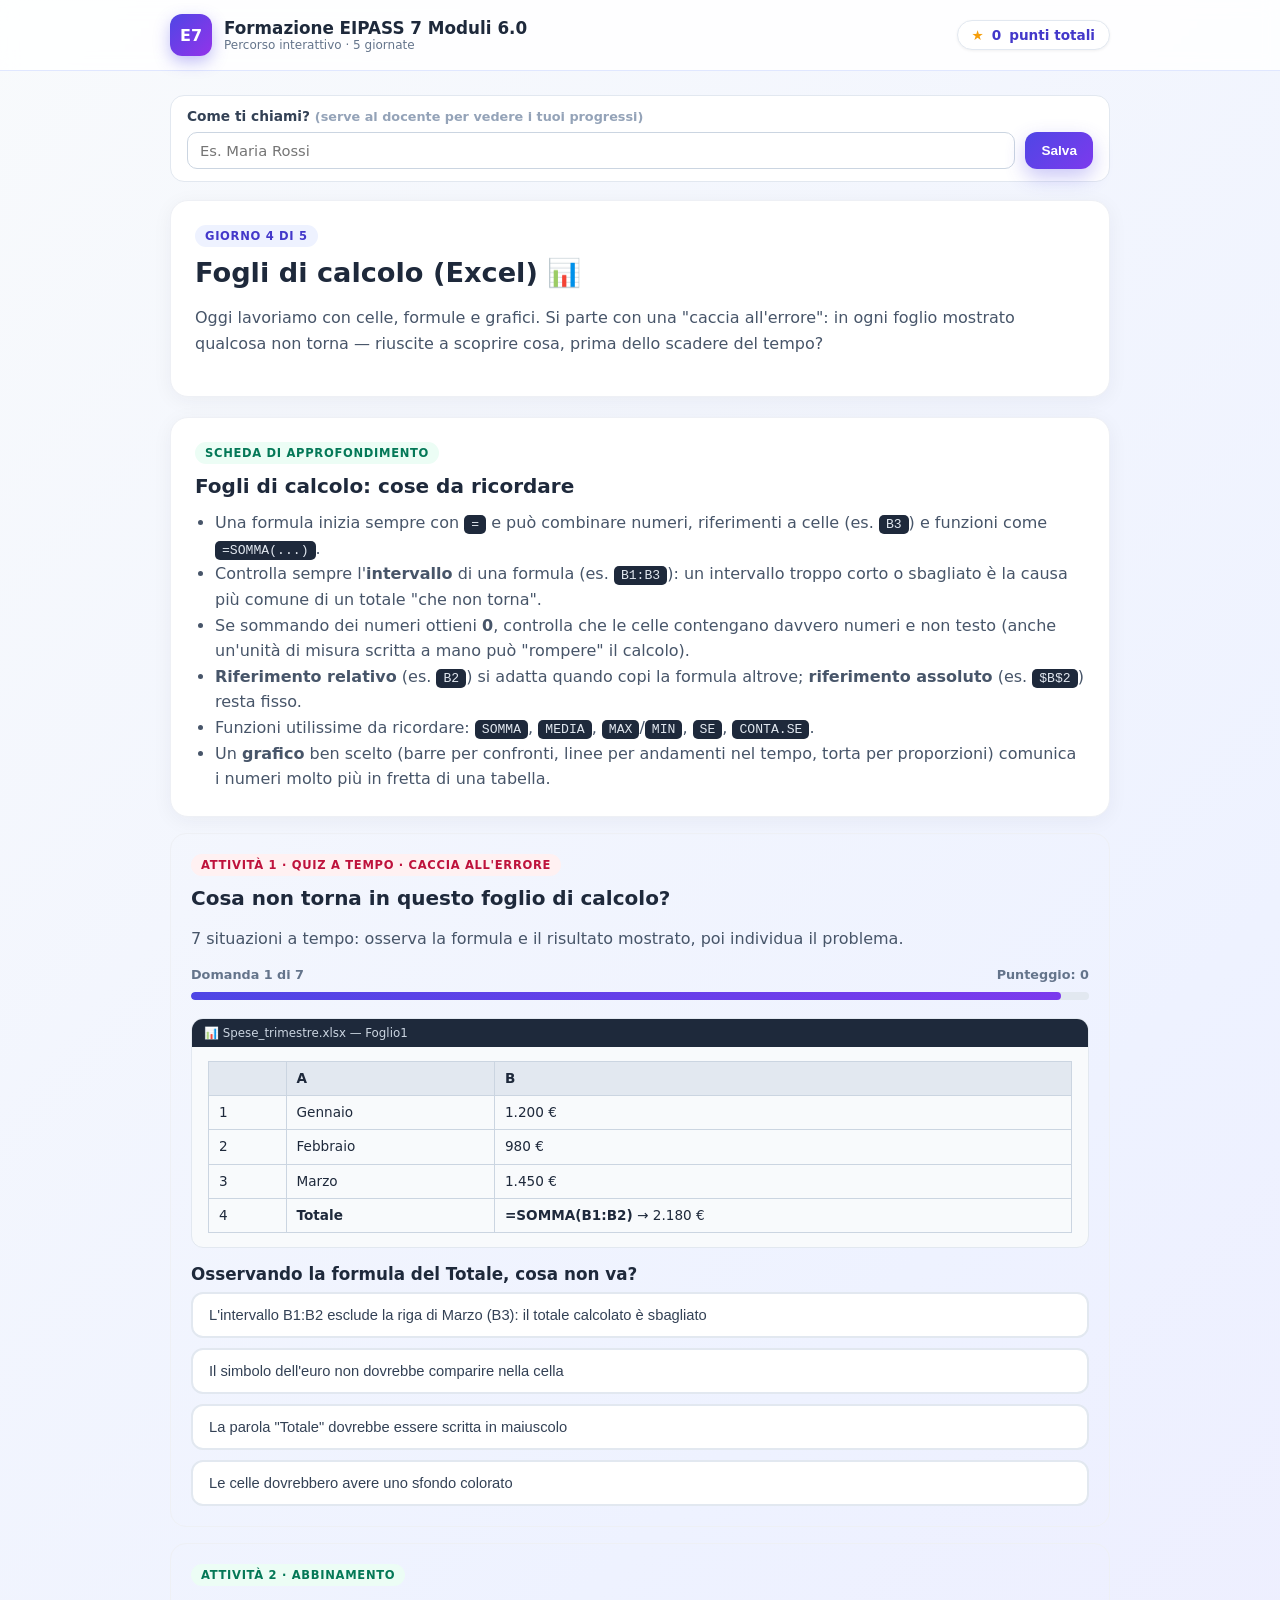
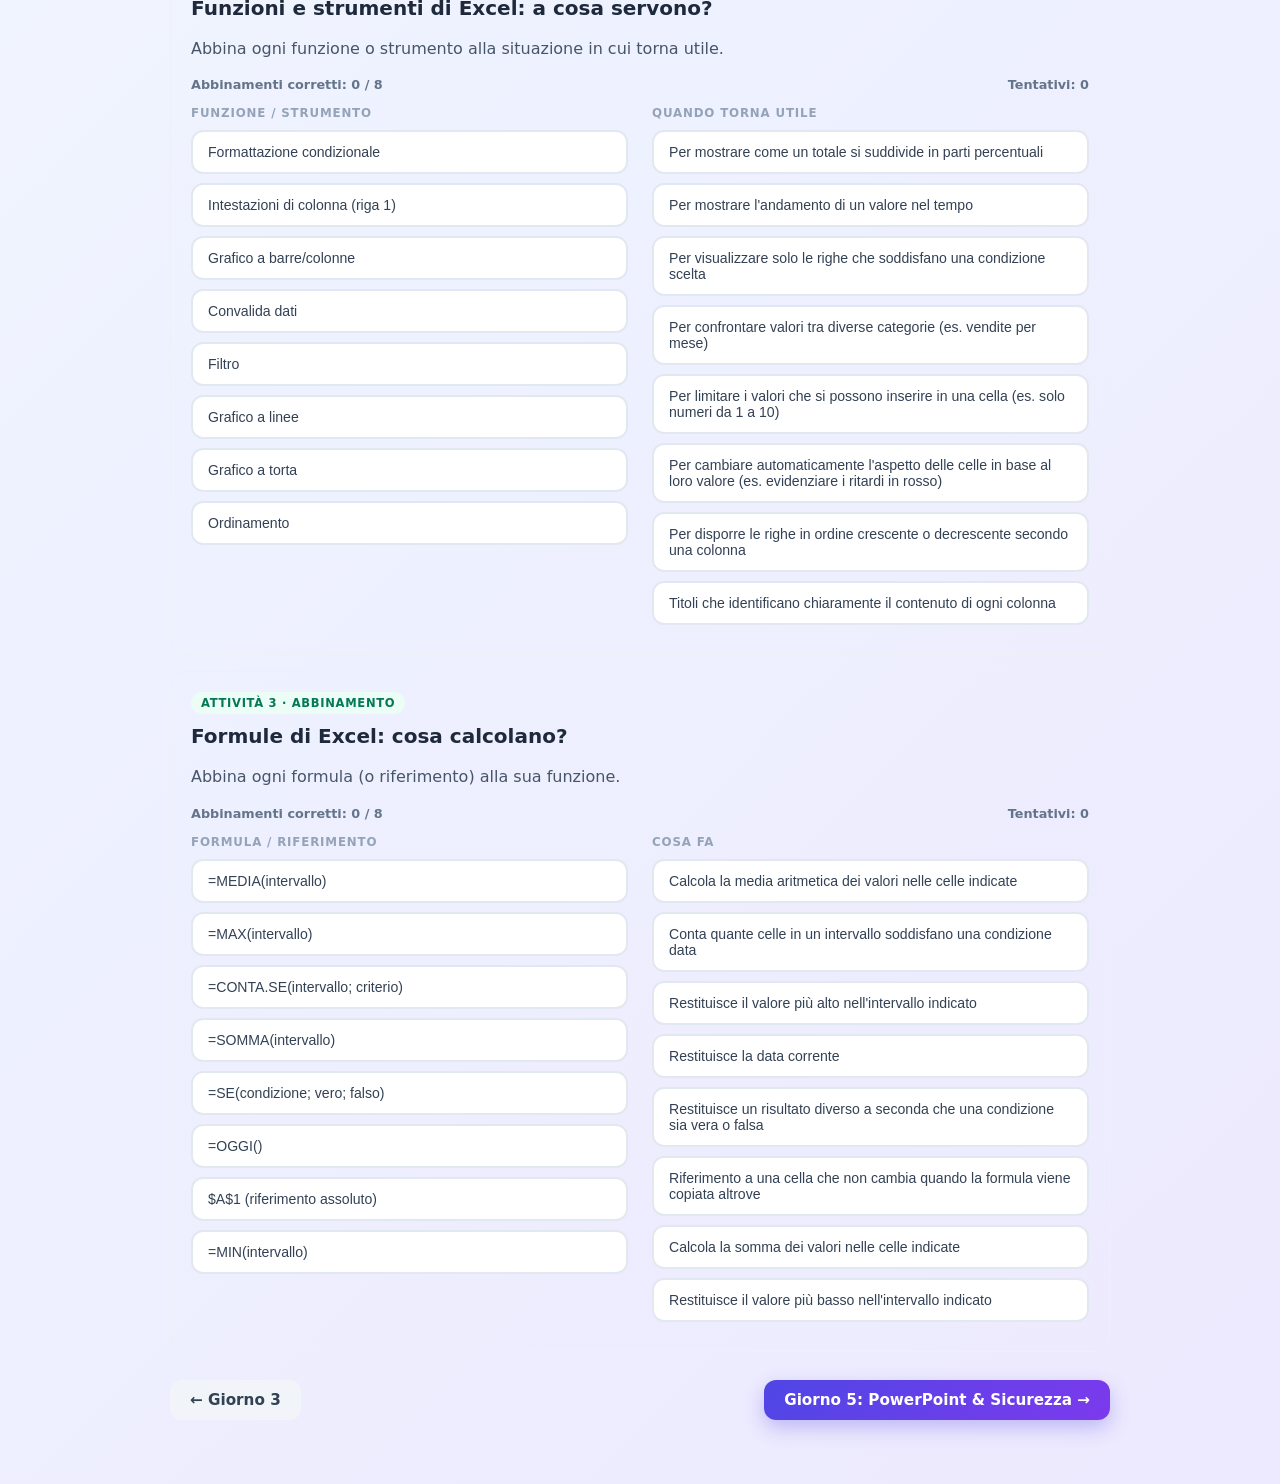
<file: formazione-eipass/giorno4.html>
<!DOCTYPE html>
<html lang="it">
<head>
<meta charset="UTF-8">
<meta name="viewport" content="width=device-width, initial-scale=1.0">
<title>Giorno 4 — Fogli di calcolo (Excel) | Formazione EIPASS</title>
<link rel="stylesheet" href="shared/style.css">
</head>
<body>

<div class="top-bar">
  <div class="top-bar-inner">
    <a href="index.html" class="brand">
      <div class="brand-badge">E7</div>
      <div>
        <div class="brand-title">Formazione EIPASS 7 Moduli 6.0</div>
        <div class="brand-sub">Percorso interattivo · 5 giornate</div>
      </div>
    </a>
    <div class="score-pill"><span class="star">★</span> <span id="total-score">0</span> punti totali</div>
  </div>
</div>

<div class="wrap">

  <div id="name-bar" class="name-bar"></div>

  <div class="card">
    <span class="badge">Giorno 4 di 5</span>
    <h1>Fogli di calcolo (Excel) 📊</h1>
    <p class="lead">
      Oggi lavoriamo con celle, formule e grafici. Si parte con una "caccia all'errore": in ogni foglio mostrato
      qualcosa non torna — riuscite a scoprire cosa, prima dello scadere del tempo?
    </p>
  </div>

  <div class="card">
    <span class="badge green">Scheda di approfondimento</span>
    <h2>Fogli di calcolo: cose da ricordare</h2>
    <ul class="lead" style="padding-left:20px; margin:0">
      <li>Una formula inizia sempre con <span class="kbd">=</span> e può combinare numeri, riferimenti a celle (es. <span class="kbd">B3</span>) e funzioni come <span class="kbd">=SOMMA(...)</span>.</li>
      <li>Controlla sempre l'<strong>intervallo</strong> di una formula (es. <span class="kbd">B1:B3</span>): un intervallo troppo corto o sbagliato è la causa più comune di un totale "che non torna".</li>
      <li>Se sommando dei numeri ottieni <strong>0</strong>, controlla che le celle contengano davvero numeri e non testo (anche un'unità di misura scritta a mano può "rompere" il calcolo).</li>
      <li><strong>Riferimento relativo</strong> (es. <span class="kbd">B2</span>) si adatta quando copi la formula altrove; <strong>riferimento assoluto</strong> (es. <span class="kbd">$B$2</span>) resta fisso.</li>
      <li>Funzioni utilissime da ricordare: <span class="kbd">SOMMA</span>, <span class="kbd">MEDIA</span>, <span class="kbd">MAX</span>/<span class="kbd">MIN</span>, <span class="kbd">SE</span>, <span class="kbd">CONTA.SE</span>.</li>
      <li>Un <strong>grafico</strong> ben scelto (barre per confronti, linee per andamenti nel tempo, torta per proporzioni) comunica i numeri molto più in fretta di una tabella.</li>
    </ul>
  </div>

  <!-- ATTIVITÀ 1: QUIZ CACCIA ALL'ERRORE -->
  <div class="activity">
    <div class="activity-head">
      <div>
        <span class="badge rose">Attività 1 · Quiz a tempo · Caccia all'errore</span>
        <h2 style="margin:0">Cosa non torna in questo foglio di calcolo?</h2>
      </div>
    </div>
    <p class="lead">7 situazioni a tempo: osserva la formula e il risultato mostrato, poi individua il problema.</p>
    <div id="quiz-excel"></div>
  </div>

  <!-- ATTIVITÀ 2: ABBINAMENTO STRUMENTI EXCEL -->
  <div class="activity">
    <div class="activity-head">
      <div>
        <span class="badge green">Attività 2 · Abbinamento</span>
        <h2 style="margin:0">Funzioni e strumenti di Excel: a cosa servono?</h2>
      </div>
    </div>
    <p class="lead">Abbina ogni funzione o strumento alla situazione in cui torna utile.</p>
    <div id="match-strumenti-excel"></div>
  </div>

  <!-- ATTIVITÀ 3: ABBINAMENTO FORMULE -->
  <div class="activity">
    <div class="activity-head">
      <div>
        <span class="badge green">Attività 3 · Abbinamento</span>
        <h2 style="margin:0">Formule di Excel: cosa calcolano?</h2>
      </div>
    </div>
    <p class="lead">Abbina ogni formula (o riferimento) alla sua funzione.</p>
    <div id="match-formule"></div>
  </div>

  <div class="footer-nav">
    <a class="btn btn-secondary" href="giorno3.html">← Giorno 3</a>
    <a class="btn btn-primary" href="giorno5.html">Giorno 5: PowerPoint &amp; Sicurezza →</a>
  </div>

</div>

<script src="shared/score.js"></script>
<script src="shared/cloud-score.js"></script>
<script src="shared/matching-engine.js"></script>
<script src="shared/quiz-engine.js"></script>
<script>
  document.getElementById('total-score').textContent = EipassScore.totals().score;
  CloudScore.mountNameBar(document.getElementById('name-bar'));

  QuizEngine.mount(document.getElementById('quiz-excel'), {
    storageKey: 'g4-quiz-excel',
    timePerQuestion: 55,
    questions: [
      {
        scenario: `<div class="scenario">
          <div class="scenario-bar">📊 Spese_trimestre.xlsx — Foglio1</div>
          <div class="scenario-body"><table>
            <tr><th></th><th>A</th><th>B</th></tr>
            <tr><td>1</td><td>Gennaio</td><td>1.200 €</td></tr>
            <tr><td>2</td><td>Febbraio</td><td>980 €</td></tr>
            <tr><td>3</td><td>Marzo</td><td>1.450 €</td></tr>
            <tr><td>4</td><td><strong>Totale</strong></td><td><strong>=SOMMA(B1:B2)</strong> → 2.180 €</td></tr>
          </table></div></div>`,
        question: 'Osservando la formula del Totale, cosa non va?',
        options: [
          "L'intervallo B1:B2 esclude la riga di Marzo (B3): il totale calcolato è sbagliato",
          'Il simbolo dell\'euro non dovrebbe comparire nella cella',
          'La parola "Totale" dovrebbe essere scritta in maiuscolo',
          'Le celle dovrebbero avere uno sfondo colorato'
        ],
        correct: 0,
        explanation: 'La formula corretta sarebbe =SOMMA(B1:B3): includendo anche Marzo, il totale risulterebbe 3.630 € e non 2.180 €.'
      },
      {
        scenario: `<div class="scenario">
          <div class="scenario-bar">📊 Listino.xlsx — Foglio1</div>
          <div class="scenario-body"><table>
            <tr><th></th><th>A</th><th>B</th><th>C</th></tr>
            <tr><td>1</td><td>Prodotto</td><td>Prezzo</td><td>Prezzo + IVA 22%</td></tr>
            <tr><td>2</td><td>Sedia</td><td>50 €</td><td>=B2*1,22 → 61 €</td></tr>
            <tr><td>3</td><td>Tavolo</td><td>120 €</td><td><strong>=B2*1,22 → 61 €</strong></td></tr>
          </table></div></div>`,
        question: 'La formula in C3 è stata copiata da C2. Qual è il problema?',
        options: [
          'Fa ancora riferimento a B2 invece di B3: per il Tavolo mostra il prezzo (con IVA) della Sedia',
          'Manca il simbolo dell\'euro nel risultato',
          'Non c\'è alcun problema: il risultato è corretto',
          'La percentuale IVA dovrebbe essere scritta come 22 e non come 1,22'
        ],
        correct: 0,
        explanation: "Copiando una formula con riferimento relativo (B2), normalmente Excel adatta il riferimento alla nuova riga (B3 in C3). Se resta B2, è probabile che il riferimento sia stato 'bloccato' per errore o riscritto a mano."
      },
      {
        question: 'Cosa calcola la funzione =MEDIA(B2:B10)?',
        options: [
          'La media aritmetica dei valori contenuti nelle celle da B2 a B10',
          'La somma dei valori contenuti nelle celle da B2 a B10',
          'Il valore più alto tra le celle da B2 a B10',
          'Il numero di celle non vuote tra B2 e B10'
        ],
        correct: 0,
        explanation: '=MEDIA() restituisce la media aritmetica dell\'intervallo indicato. Per la somma si usa =SOMMA(), per il valore massimo =MAX().'
      },
      {
        question: 'A cosa serve, soprattutto, inserire un grafico in un foglio di calcolo?',
        options: [
          'A rappresentare visivamente i dati, per individuare più facilmente tendenze e confronti',
          'A correggere automaticamente gli errori presenti nei dati',
          'A proteggere il foglio con una password',
          'A ridurre il peso del file'
        ],
        correct: 0,
        explanation: 'Un grafico traduce i numeri in immagini, rendendo evidenti a colpo d\'occhio andamenti nel tempo, confronti e proporzioni che in una tabella sarebbero meno immediati.'
      },
      {
        scenario: `<div class="scenario">
          <div class="scenario-bar">📊 Spese_2024.xlsx — Foglio1</div>
          <div class="scenario-body"><table>
            <tr><th></th><th>A</th><th>B</th></tr>
            <tr><td>1</td><td>Gennaio</td><td>500</td></tr>
            <tr><td>2</td><td>Febbraio</td><td>700</td></tr>
            <tr><td>3</td><td>Marzo</td><td>650</td></tr>
            <tr><td>4</td><td><strong>Totale</strong></td><td><strong>=SOMMA(A1:A3) → 0</strong></td></tr>
          </table></div></div>`,
        question: 'Il Totale mostra 0 invece della somma delle spese. Perché, con ogni probabilità?',
        options: [
          'La formula somma la colonna A, che contiene testo (i nomi dei mesi), invece della colonna B con i numeri',
          'I numeri sono scritti senza il simbolo dell\'euro',
          'Manca un punto e virgola alla fine della formula',
          'Il foglio deve essere prima salvato per calcolare correttamente'
        ],
        correct: 0,
        explanation: 'La somma di celle che contengono testo restituisce 0 (il testo viene ignorato). La formula corretta sarebbe =SOMMA(B1:B3), riferita alla colonna con i valori numerici.'
      },
      {
        scenario: `<div class="scenario">
          <div class="scenario-bar">📊 Magazzino.xlsx — Foglio1</div>
          <div class="scenario-body"><table>
            <tr><th></th><th>A</th><th>B</th><th>C</th></tr>
            <tr><td>1</td><td>Articolo</td><td>Quantità</td><td>Sotto scorta?</td></tr>
            <tr><td>2</td><td>Viti</td><td>120</td><td>=SE(B2&lt;50; "Sì"; "No") → No</td></tr>
            <tr><td>3</td><td>Bulloni</td><td>30</td><td><strong>=SE(B3&lt;50; "Sì"; "No") → No</strong></td></tr>
          </table></div></div>`,
        question: 'Per i Bulloni la quantità è 30 (sotto la soglia di 50), ma la formula mostra "No". Cosa è probabilmente sbagliato?',
        options: [
          'La condizione è scritta al contrario: con 30 < 50 il risultato dovrebbe essere "Sì". Probabilmente la formula corretta userebbe il simbolo ">" oppure i due risultati andrebbero invertiti',
          'La cella C3 dovrebbe contenere un numero, non una formula',
          'Il problema è che "Bulloni" è scritto con la maiuscola',
          'Non c\'è nessun errore: il risultato è corretto'
        ],
        correct: 0,
        explanation: 'Con =SE(B3<50; "Sì"; "No") e B3 = 30, la condizione "30 < 50" è vera: il risultato corretto sarebbe "Sì". Se compare "No" la formula è probabilmente scritta con la condizione invertita (es. =SE(B3>50;...) oppure con "Sì" e "No" scambiati).'
      },
      {
        scenario: `<div class="scenario">
          <div class="scenario-bar">📊 Iscrizioni_corso.xlsx — Foglio1</div>
          <div class="scenario-body"><table>
            <tr><th></th><th>A</th><th>B</th></tr>
            <tr><td>1</td><td>Nome</td><td>Età</td></tr>
            <tr><td>2</td><td>Luca</td><td>34</td></tr>
            <tr><td>3</td><td>Sara</td><td>"29"</td></tr>
            <tr><td>4</td><td>Marco</td><td>41</td></tr>
            <tr><td>5</td><td><strong>Età media</strong></td><td><strong>=MEDIA(B2:B4) → 37,5</strong></td></tr>
          </table></div></div>`,
        question: "L'età di Sara (29) è scritta tra virgolette ed è allineata a sinistra nella cella, segno che Excel la tratta come testo. La media mostrata (37,5) corrisponde solo a Luca e Marco. Cosa sta succedendo?",
        options: [
          '=MEDIA() ignora le celle con testo: il valore di Sara non viene incluso nel calcolo, alterando il risultato finale',
          'Excel arrotonda sempre le età per difetto',
          'La formula =MEDIA() può calcolare al massimo due valori alla volta',
          'Il risultato è corretto: 37,5 è la media di tutte e tre le età'
        ],
        correct: 0,
        explanation: 'Numeri scritti come testo (spesso riconoscibili dall\'allineamento a sinistra o dalle virgolette) vengono ignorati da funzioni come =MEDIA() o =SOMMA(): conviene convertirli in numeri veri prima di calcolare.'
      },
    ],
  });

  MatchingEngine.mount(document.getElementById('match-strumenti-excel'), {
    storageKey: 'g4-match-strumenti',
    leftTitle: 'Funzione / strumento',
    rightTitle: 'Quando torna utile',
    pairs: [
      { left: 'Grafico a barre/colonne', right: 'Per confrontare valori tra diverse categorie (es. vendite per mese)' },
      { left: 'Grafico a linee', right: "Per mostrare l'andamento di un valore nel tempo" },
      { left: 'Grafico a torta', right: 'Per mostrare come un totale si suddivide in parti percentuali' },
      { left: 'Filtro', right: 'Per visualizzare solo le righe che soddisfano una condizione scelta' },
      { left: 'Ordinamento', right: 'Per disporre le righe in ordine crescente o decrescente secondo una colonna' },
      { left: 'Formattazione condizionale', right: "Per cambiare automaticamente l'aspetto delle celle in base al loro valore (es. evidenziare i ritardi in rosso)" },
      { left: 'Intestazioni di colonna (riga 1)', right: 'Titoli che identificano chiaramente il contenuto di ogni colonna' },
      { left: 'Convalida dati', right: 'Per limitare i valori che si possono inserire in una cella (es. solo numeri da 1 a 10)' },
    ]
  });

  MatchingEngine.mount(document.getElementById('match-formule'), {
    storageKey: 'g4-match-formule',
    leftTitle: 'Formula / riferimento',
    rightTitle: 'Cosa fa',
    pairs: [
      { left: '=SOMMA(intervallo)', right: 'Calcola la somma dei valori nelle celle indicate' },
      { left: '=MEDIA(intervallo)', right: 'Calcola la media aritmetica dei valori nelle celle indicate' },
      { left: '=MAX(intervallo)', right: "Restituisce il valore più alto nell'intervallo indicato" },
      { left: '=MIN(intervallo)', right: "Restituisce il valore più basso nell'intervallo indicato" },
      { left: '=SE(condizione; vero; falso)', right: 'Restituisce un risultato diverso a seconda che una condizione sia vera o falsa' },
      { left: '=CONTA.SE(intervallo; criterio)', right: 'Conta quante celle in un intervallo soddisfano una condizione data' },
      { left: '=OGGI()', right: 'Restituisce la data corrente' },
      { left: '$A$1 (riferimento assoluto)', right: 'Riferimento a una cella che non cambia quando la formula viene copiata altrove' },
    ]
  });
</script>
</body>
</html>
</file>
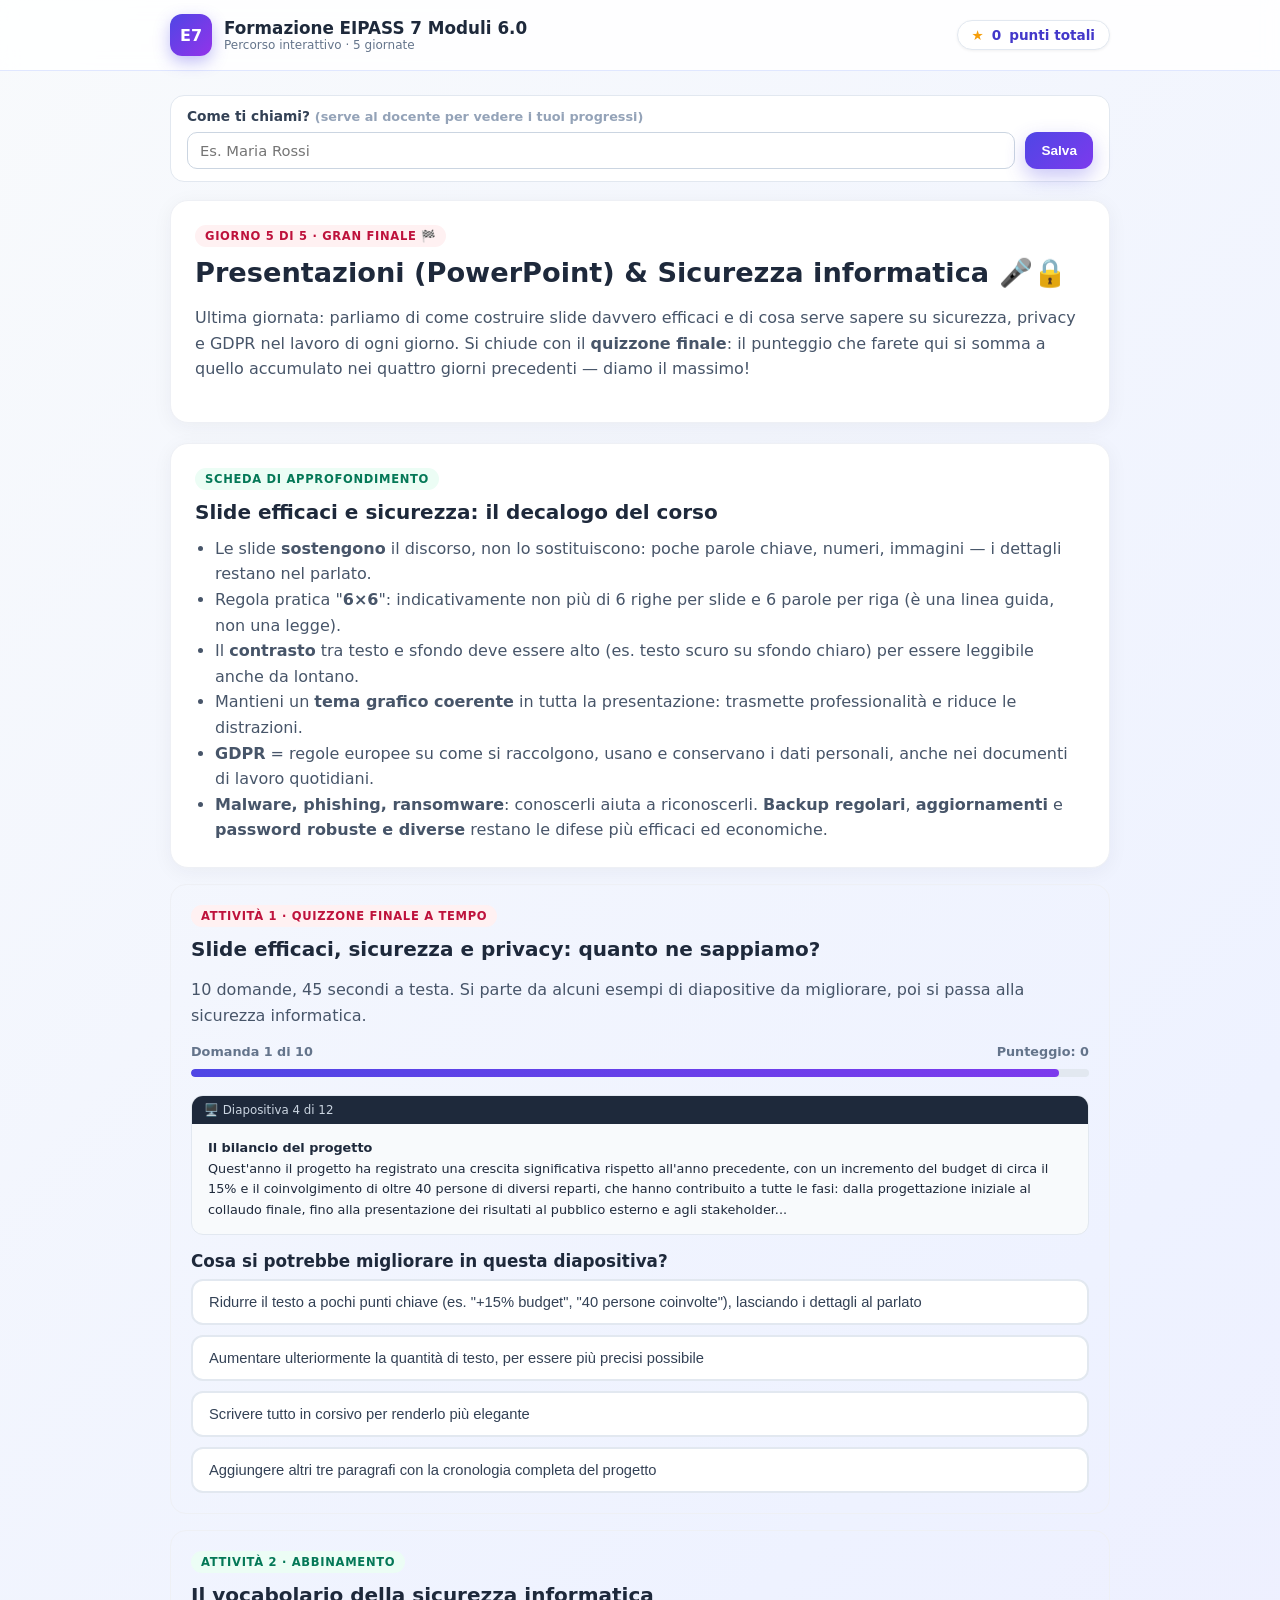
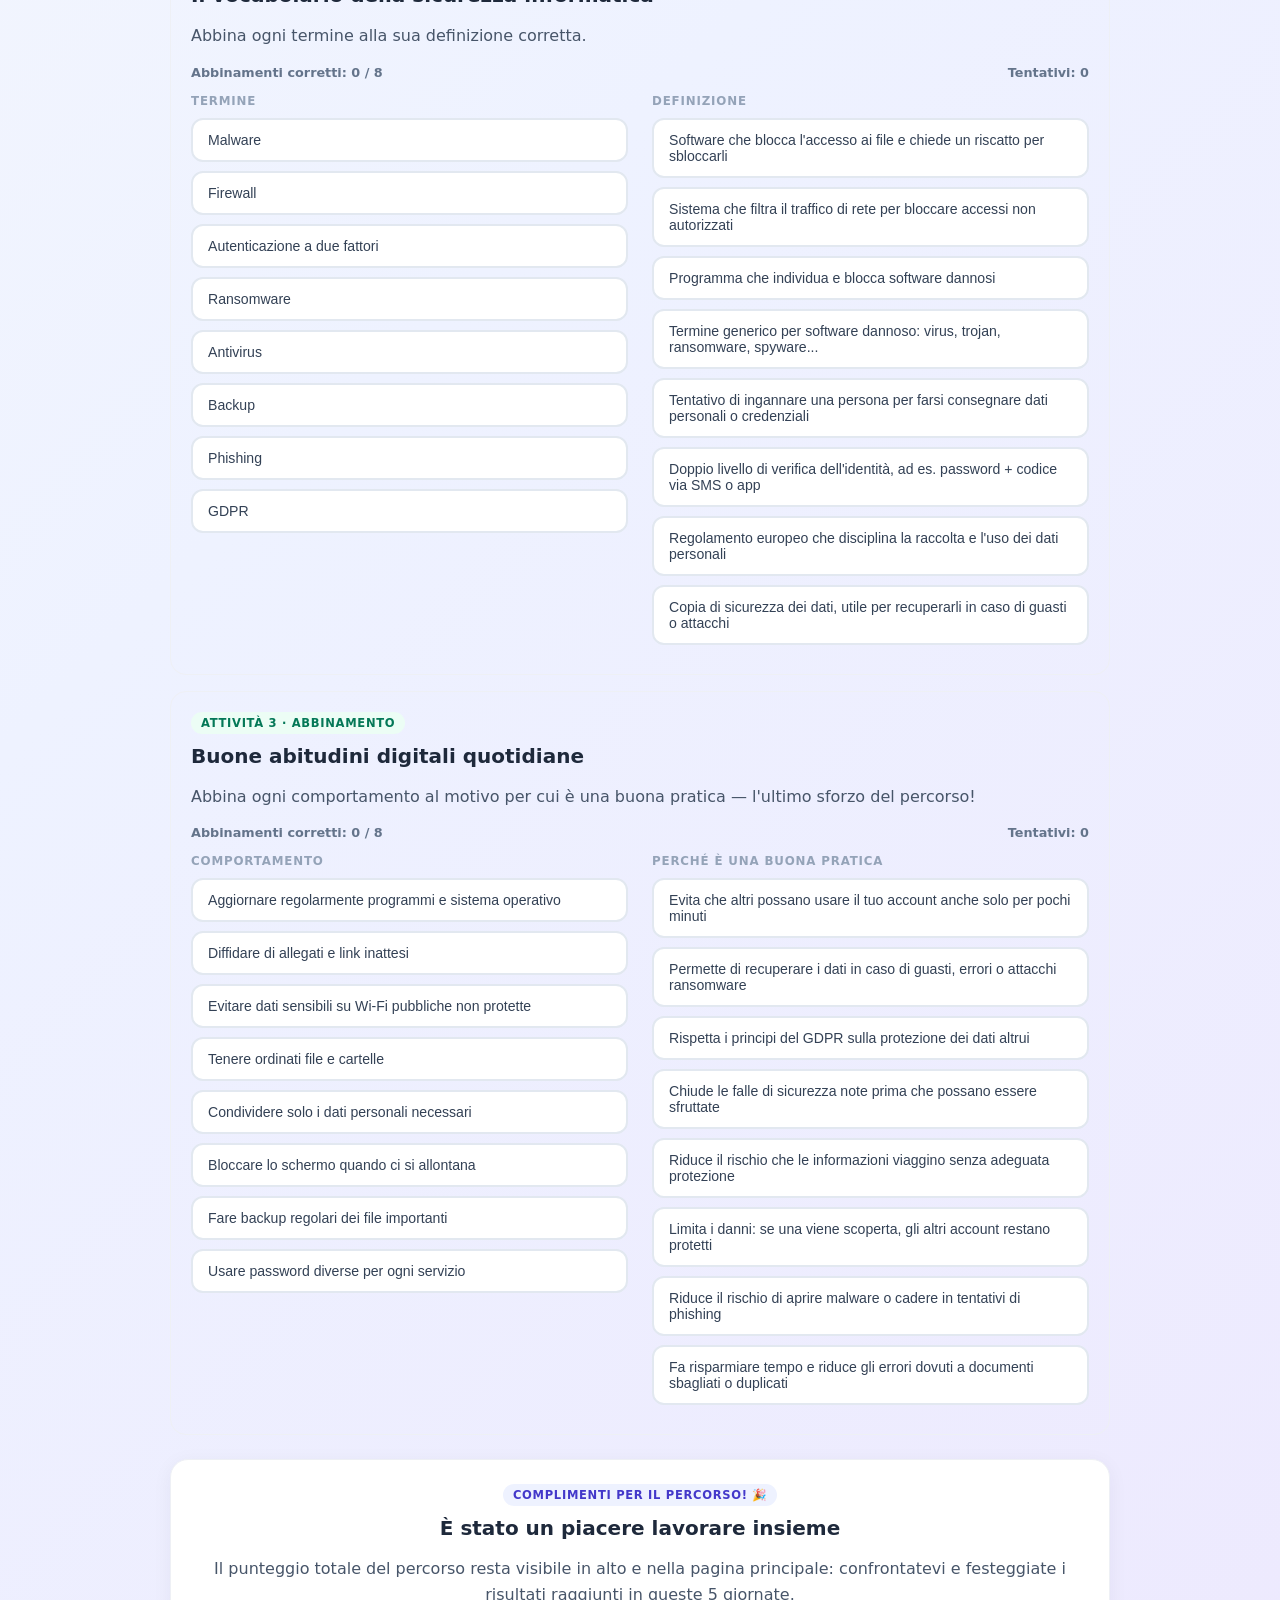
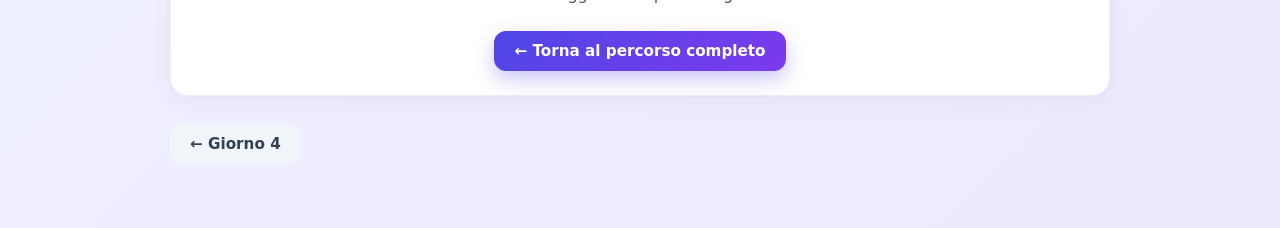
<file: formazione-eipass/giorno5.html>
<!DOCTYPE html>
<html lang="it">
<head>
<meta charset="UTF-8">
<meta name="viewport" content="width=device-width, initial-scale=1.0">
<title>Giorno 5 — Presentazioni &amp; Sicurezza | Formazione EIPASS</title>
<link rel="stylesheet" href="shared/style.css">
</head>
<body>

<div class="top-bar">
  <div class="top-bar-inner">
    <a href="index.html" class="brand">
      <div class="brand-badge">E7</div>
      <div>
        <div class="brand-title">Formazione EIPASS 7 Moduli 6.0</div>
        <div class="brand-sub">Percorso interattivo · 5 giornate</div>
      </div>
    </a>
    <div class="score-pill"><span class="star">★</span> <span id="total-score">0</span> punti totali</div>
  </div>
</div>

<div class="wrap">

  <div id="name-bar" class="name-bar"></div>

  <div class="card">
    <span class="badge rose">Giorno 5 di 5 · Gran finale 🏁</span>
    <h1>Presentazioni (PowerPoint) &amp; Sicurezza informatica 🎤🔒</h1>
    <p class="lead">
      Ultima giornata: parliamo di come costruire slide davvero efficaci e di cosa serve sapere su sicurezza, privacy e GDPR
      nel lavoro di ogni giorno. Si chiude con il <strong>quizzone finale</strong>: il punteggio che farete qui si somma
      a quello accumulato nei quattro giorni precedenti — diamo il massimo!
    </p>
  </div>

  <div class="card">
    <span class="badge green">Scheda di approfondimento</span>
    <h2>Slide efficaci e sicurezza: il decalogo del corso</h2>
    <ul class="lead" style="padding-left:20px; margin:0">
      <li>Le slide <strong>sostengono</strong> il discorso, non lo sostituiscono: poche parole chiave, numeri, immagini — i dettagli restano nel parlato.</li>
      <li>Regola pratica "<strong>6×6</strong>": indicativamente non più di 6 righe per slide e 6 parole per riga (è una linea guida, non una legge).</li>
      <li>Il <strong>contrasto</strong> tra testo e sfondo deve essere alto (es. testo scuro su sfondo chiaro) per essere leggibile anche da lontano.</li>
      <li>Mantieni un <strong>tema grafico coerente</strong> in tutta la presentazione: trasmette professionalità e riduce le distrazioni.</li>
      <li><strong>GDPR</strong> = regole europee su come si raccolgono, usano e conservano i dati personali, anche nei documenti di lavoro quotidiani.</li>
      <li><strong>Malware, phishing, ransomware</strong>: conoscerli aiuta a riconoscerli. <strong>Backup regolari</strong>, <strong>aggiornamenti</strong> e <strong>password robuste e diverse</strong> restano le difese più efficaci ed economiche.</li>
    </ul>
  </div>

  <!-- ATTIVITÀ 1: QUIZZONE FINALE -->
  <div class="activity">
    <div class="activity-head">
      <div>
        <span class="badge rose">Attività 1 · Quizzone finale a tempo</span>
        <h2 style="margin:0">Slide efficaci, sicurezza e privacy: quanto ne sappiamo?</h2>
      </div>
    </div>
    <p class="lead">10 domande, 45 secondi a testa. Si parte da alcuni esempi di diapositive da migliorare, poi si passa alla sicurezza informatica.</p>
    <div id="quiz-finale"></div>
  </div>

  <!-- ATTIVITÀ 2: ABBINAMENTO SICUREZZA -->
  <div class="activity">
    <div class="activity-head">
      <div>
        <span class="badge green">Attività 2 · Abbinamento</span>
        <h2 style="margin:0">Il vocabolario della sicurezza informatica</h2>
      </div>
    </div>
    <p class="lead">Abbina ogni termine alla sua definizione corretta.</p>
    <div id="match-sicurezza"></div>
  </div>

  <!-- ATTIVITÀ 3: ABBINAMENTO BUONE ABITUDINI -->
  <div class="activity">
    <div class="activity-head">
      <div>
        <span class="badge green">Attività 3 · Abbinamento</span>
        <h2 style="margin:0">Buone abitudini digitali quotidiane</h2>
      </div>
    </div>
    <p class="lead">Abbina ogni comportamento al motivo per cui è una buona pratica — l'ultimo sforzo del percorso!</p>
    <div id="match-abitudini"></div>
  </div>

  <div class="card" style="text-align:center; margin-top:24px">
    <span class="badge">Complimenti per il percorso! 🎉</span>
    <h2>È stato un piacere lavorare insieme</h2>
    <p class="lead">Il punteggio totale del percorso resta visibile in alto e nella pagina principale: confrontatevi e festeggiate i risultati raggiunti in queste 5 giornate.</p>
    <a class="btn btn-primary" href="index.html" style="margin-top:8px">← Torna al percorso completo</a>
  </div>

  <div class="footer-nav">
    <a class="btn btn-secondary" href="giorno4.html">← Giorno 4</a>
    <span></span>
  </div>

</div>

<script src="shared/score.js"></script>
<script src="shared/cloud-score.js"></script>
<script src="shared/matching-engine.js"></script>
<script src="shared/quiz-engine.js"></script>
<script>
  document.getElementById('total-score').textContent = EipassScore.totals().score;
  CloudScore.mountNameBar(document.getElementById('name-bar'));

  QuizEngine.mount(document.getElementById('quiz-finale'), {
    storageKey: 'g5-quiz-finale',
    timePerQuestion: 45,
    questions: [
      {
        scenario: `<div class="scenario">
          <div class="scenario-bar">🖥️ Diapositiva 4 di 12</div>
          <div class="scenario-body" style="font-size:0.8rem; line-height:1.6">
            <strong>Il bilancio del progetto</strong><br>
            Quest'anno il progetto ha registrato una crescita significativa rispetto all'anno precedente, con un incremento del budget di circa il 15% e il coinvolgimento di oltre 40 persone di diversi reparti, che hanno contribuito a tutte le fasi: dalla progettazione iniziale al collaudo finale, fino alla presentazione dei risultati al pubblico esterno e agli stakeholder...
          </div></div>`,
        question: 'Cosa si potrebbe migliorare in questa diapositiva?',
        options: [
          'Ridurre il testo a pochi punti chiave (es. "+15% budget", "40 persone coinvolte"), lasciando i dettagli al parlato',
          'Aumentare ulteriormente la quantità di testo, per essere più precisi possibile',
          'Scrivere tutto in corsivo per renderlo più elegante',
          'Aggiungere altri tre paragrafi con la cronologia completa del progetto'
        ],
        correct: 0,
        explanation: 'Le slide efficaci sostengono il discorso, non lo sostituiscono: poche parole chiave, numeri e immagini comunicano più di un muro di testo che il pubblico finirebbe per non leggere.'
      },
      {
        question: 'Qual è una regola pratica spesso citata per non sovraccaricare di testo una slide?',
        options: [
          'La regola del "6x6": indicativamente, non più di 6 righe per slide e non più di 6 parole per riga',
          'Scrivere sempre almeno 200 parole a slide per essere esaurienti',
          'Una sola parola per slide, sempre',
          'Non esistono regole: dipende solo dai gusti personali'
        ],
        correct: 0,
        explanation: 'Regole come il "6x6" sono linee guida (non leggi rigide) che aiutano a mantenere le slide leggibili anche da lontano, lasciando spazio al relatore.'
      },
      {
        scenario: `<div class="scenario">
          <div class="scenario-bar">🖥️ Diapositiva 7 di 12</div>
          <div class="scenario-body">
            <div style="color:#d6dbe3; background:#ffffff; padding:16px; border-radius:8px; text-align:center; font-weight:700; border:1px dashed #e2e8f0">
              I prossimi passi del progetto
            </div>
          </div></div>`,
        question: 'Qual è il problema principale di questa diapositiva?',
        options: [
          'Il contrasto tra testo e sfondo è troppo basso: diventa difficile da leggere, specialmente da lontano o per chi ha difficoltà visive',
          'Il testo è troppo breve per essere un titolo',
          'Manca un\'immagine decorativa di sfondo',
          'Il titolo dovrebbe essere scritto in corsivo'
        ],
        correct: 0,
        explanation: 'Un buon contrasto fra testo e sfondo è essenziale per leggibilità e accessibilità: meglio testo scuro su sfondo chiaro (o viceversa), evitando accostamenti "deboli" come grigio chiaro su bianco.'
      },
      {
        question: 'Perché è utile mantenere lo stesso tema grafico in tutta la presentazione?',
        options: [
          'Dà un\'impressione di ordine e professionalità, e aiuta il pubblico a seguire più facilmente i contenuti',
          'Perché altrimenti il file diventa troppo pesante da inviare via email',
          'Perché il programma non permette di cambiarlo',
          'Non è importante: ogni slide può avere uno stile diverso'
        ],
        correct: 0,
        explanation: 'La coerenza grafica trasmette professionalità e riduce le distrazioni: il pubblico si concentra sul contenuto, non su quanto cambia lo stile da una slide all\'altra.'
      },
      {
        question: 'Cos\'è, in breve, il GDPR e perché riguarda anche il lavoro d\'ufficio quotidiano?',
        options: [
          'È il Regolamento europeo sulla protezione dei dati personali: riguarda come si raccolgono, usano e conservano i dati delle persone, anche nei documenti di lavoro di tutti i giorni',
          'È un programma antivirus europeo obbligatorio per le aziende',
          'È lo standard tecnico per comprimere i file',
          'È un tipo di backup automatico nel cloud'
        ],
        correct: 0,
        explanation: 'Il GDPR (Regolamento Generale sulla Protezione dei Dati) stabilisce le regole sul trattamento dei dati personali: vale anche per email, elenchi su fogli di calcolo, archivi di documenti, ecc.'
      },
      {
        question: 'Cosa si intende, in generale, con il termine "malware"?',
        options: [
          'Un termine generico per indicare software dannoso: virus, trojan, ransomware, spyware e simili',
          'Un componente hardware difettoso',
          'Un formato di file per immagini ad alta qualità',
          'Un tipo di connessione di rete poco sicura'
        ],
        correct: 0,
        explanation: '"Malware" (da "malicious software") è un termine ombrello che racchiude virus, trojan, ransomware, spyware e altri programmi pensati per danneggiare o sfruttare un dispositivo.'
      },
      {
        question: 'Perché è importante effettuare regolarmente un backup (copia di sicurezza) dei propri file?',
        options: [
          'Perché consente di recuperare i dati in caso di guasto, furto, errore umano o attacco informatico (es. ransomware)',
          'Perché rende il computer più veloce nell\'uso quotidiano',
          'Perché libera automaticamente spazio su disco',
          'Perché impedisce ai virus di entrare nel sistema'
        ],
        correct: 0,
        explanation: 'Un backup aggiornato (su un supporto separato o nel cloud) è la "rete di sicurezza" che evita di perdere tutto in caso di imprevisti, dai guasti hardware ai ransomware che cifrano i file.'
      },
      {
        question: 'Quale tra queste è una buona pratica di sicurezza informatica nella vita lavorativa quotidiana?',
        options: [
          'Mantenere aggiornati sistema operativo e programmi, e usare password diverse e robuste per servizi diversi',
          'Usare la stessa password ovunque, così è più facile da ricordare',
          'Disattivare l\'antivirus quando rallenta il computer',
          'Annotare le password su un foglietto vicino allo schermo, per non dimenticarle'
        ],
        correct: 0,
        explanation: 'Gli aggiornamenti chiudono le falle di sicurezza note; password diverse e robuste per ogni servizio limitano i danni nel caso una di esse venga compromessa.'
      },
      {
        scenario: `<div class="scenario">
          <div class="scenario-bar">🖥️ Diapositiva 9 di 12</div>
          <div class="scenario-body" style="text-align:center">
            <div style="font-weight:700; margin-bottom:6px">Risultati del trimestre</div>
            <div class="muted">[ogni parola del titolo entra volando da una direzione diversa, con suoni a ogni clic, e il grafico ruota due volte prima di fermarsi]</div>
          </div></div>`,
        question: 'L\'autore ha aggiunto molte animazioni ed effetti sonori a questa slide. Che effetto rischia di avere sul pubblico?',
        options: [
          'Rischia di distrarre dal contenuto e di rallentare la presentazione: animazioni ed effetti vanno usati con parsimonia, solo quando aiutano davvero a comunicare',
          'Renderà sicuramente la presentazione più memorabile e professionale',
          'Non avrà alcun effetto sul pubblico',
          'Aiuterà il pubblico a leggere più velocemente i contenuti'
        ],
        correct: 0,
        explanation: 'Animazioni e suoni eccessivi spostano l\'attenzione dal messaggio all\'effetto speciale: usati con misura possono guidare lo sguardo, ma in eccesso stancano e rallentano.'
      },
      {
        question: 'Stai per condividere pubblicamente alcune slide che contengono per errore nomi e indirizzi email di alcuni colleghi. Cosa è opportuno fare prima di pubblicarle?',
        options: [
          'Rimuovere o oscurare quei dati personali, perché diffonderli senza necessità e senza consenso non rispetta i principi del GDPR sulla protezione dei dati',
          'Pubblicarle comunque: una volta create, le slide non si possono più modificare',
          'Cambiare solo il titolo della presentazione',
          'Aggiungere altri dati personali, tanto il danno è già fatto'
        ],
        correct: 0,
        explanation: 'Il GDPR richiede di trattare i dati personali con cura: prima di una condivisione ampia conviene sempre chiedersi se quei dati siano necessari e, in caso contrario, rimuoverli o anonimizzarli.'
      },
    ],
  });

  MatchingEngine.mount(document.getElementById('match-sicurezza'), {
    storageKey: 'g5-match-sicurezza',
    leftTitle: 'Termine',
    rightTitle: 'Definizione',
    pairs: [
      { left: 'Malware', right: 'Termine generico per software dannoso: virus, trojan, ransomware, spyware...' },
      { left: 'Phishing', right: 'Tentativo di ingannare una persona per farsi consegnare dati personali o credenziali' },
      { left: 'Ransomware', right: "Software che blocca l'accesso ai file e chiede un riscatto per sbloccarli" },
      { left: 'Backup', right: 'Copia di sicurezza dei dati, utile per recuperarli in caso di guasti o attacchi' },
      { left: 'Antivirus', right: 'Programma che individua e blocca software dannosi' },
      { left: 'Autenticazione a due fattori', right: 'Doppio livello di verifica dell\'identità, ad es. password + codice via SMS o app' },
      { left: 'GDPR', right: 'Regolamento europeo che disciplina la raccolta e l\'uso dei dati personali' },
      { left: 'Firewall', right: 'Sistema che filtra il traffico di rete per bloccare accessi non autorizzati' },
    ]
  });

  MatchingEngine.mount(document.getElementById('match-abitudini'), {
    storageKey: 'g5-match-abitudini',
    leftTitle: 'Comportamento',
    rightTitle: 'Perché è una buona pratica',
    pairs: [
      { left: 'Aggiornare regolarmente programmi e sistema operativo', right: 'Chiude le falle di sicurezza note prima che possano essere sfruttate' },
      { left: 'Bloccare lo schermo quando ci si allontana', right: 'Evita che altri possano usare il tuo account anche solo per pochi minuti' },
      { left: 'Diffidare di allegati e link inattesi', right: 'Riduce il rischio di aprire malware o cadere in tentativi di phishing' },
      { left: 'Fare backup regolari dei file importanti', right: 'Permette di recuperare i dati in caso di guasti, errori o attacchi ransomware' },
      { left: 'Usare password diverse per ogni servizio', right: 'Limita i danni: se una viene scoperta, gli altri account restano protetti' },
      { left: 'Evitare dati sensibili su Wi-Fi pubbliche non protette', right: 'Riduce il rischio che le informazioni viaggino senza adeguata protezione' },
      { left: 'Condividere solo i dati personali necessari', right: 'Rispetta i principi del GDPR sulla protezione dei dati altrui' },
      { left: 'Tenere ordinati file e cartelle', right: 'Fa risparmiare tempo e riduce gli errori dovuti a documenti sbagliati o duplicati' },
    ]
  });
</script>
</body>
</html>
</file>
<file: formazione-eipass/shared/style.css>
/* Stile condiviso — Formazione EIPASS 7 Moduli 6.0 (Alessandro Carenza) */

* { box-sizing: border-box; }

body {
  margin: 0;
  font-family: -apple-system, BlinkMacSystemFont, "Segoe UI", system-ui, sans-serif;
  background: linear-gradient(135deg, #f8fafc 0%, #eef2ff 50%, #ede9fe 100%);
  color: #1e293b;
  min-height: 100vh;
}

a { color: inherit; }

.wrap {
  max-width: 980px;
  margin: 0 auto;
  padding: 24px 20px 64px;
}

/* HEADER */
.top-bar {
  background: rgba(255,255,255,0.85);
  backdrop-filter: blur(8px);
  border-bottom: 1px solid #e0e7ff;
  position: sticky;
  top: 0;
  z-index: 30;
}
.top-bar-inner {
  max-width: 980px;
  margin: 0 auto;
  padding: 14px 20px;
  display: flex;
  align-items: center;
  justify-content: space-between;
  gap: 12px;
  flex-wrap: wrap;
}
.brand {
  display: flex;
  align-items: center;
  gap: 12px;
  text-decoration: none;
}
.brand-badge {
  width: 42px; height: 42px;
  border-radius: 12px;
  background: linear-gradient(135deg, #4f46e5, #9333ea);
  color: #fff;
  display: flex; align-items: center; justify-content: center;
  font-weight: 700;
  box-shadow: 0 6px 16px rgba(79,70,229,0.35);
  flex-shrink: 0;
}
.brand-title { font-weight: 700; font-size: 1.05rem; color: #1e293b; }
.brand-sub { font-size: 0.75rem; color: #64748b; }

.score-pill {
  display: flex; align-items: center; gap: 8px;
  background: #fff;
  border: 1px solid #e2e8f0;
  border-radius: 999px;
  padding: 6px 14px;
  font-size: 0.85rem;
  font-weight: 600;
  color: #4338ca;
  box-shadow: 0 1px 3px rgba(0,0,0,0.06);
}
.score-pill .star { color: #f59e0b; }

/* CARDS */
.card {
  background: #fff;
  border-radius: 18px;
  border: 1px solid #eef0f5;
  box-shadow: 0 4px 20px rgba(30,41,59,0.05);
  padding: 24px;
}
.card + .card { margin-top: 20px; }

h1 { font-size: 1.7rem; margin: 0 0 6px; }
h2 { font-size: 1.25rem; margin: 0 0 12px; }
h3 { font-size: 1.05rem; margin: 0 0 8px; }
.lead { color: #475569; line-height: 1.6; }

.badge {
  display: inline-block;
  font-size: 0.72rem;
  font-weight: 700;
  text-transform: uppercase;
  letter-spacing: 0.06em;
  padding: 4px 10px;
  border-radius: 999px;
  background: #eef2ff;
  color: #4338ca;
  margin-bottom: 10px;
}
.badge.green { background: #ecfdf5; color: #047857; }
.badge.amber { background: #fffbeb; color: #b45309; }
.badge.rose { background: #fff1f2; color: #be123c; }

/* BUTTONS */
.btn {
  display: inline-flex;
  align-items: center;
  gap: 8px;
  border: none;
  border-radius: 12px;
  padding: 11px 20px;
  font-size: 0.95rem;
  font-weight: 600;
  cursor: pointer;
  transition: transform 0.12s ease, box-shadow 0.12s ease, background 0.12s ease;
  text-decoration: none;
}
.btn-primary {
  background: linear-gradient(135deg, #4f46e5, #7c3aed);
  color: #fff;
  box-shadow: 0 8px 20px rgba(79,70,229,0.3);
}
.btn-primary:hover { transform: translateY(-1px); box-shadow: 0 10px 26px rgba(79,70,229,0.4); }
.btn-secondary {
  background: #f1f5f9;
  color: #334155;
}
.btn-secondary:hover { background: #e2e8f0; }
.btn:disabled { opacity: 0.45; cursor: not-allowed; transform: none !important; }

/* DAY GRID (index) */
.day-grid {
  display: grid;
  grid-template-columns: repeat(auto-fill, minmax(260px, 1fr));
  gap: 16px;
  margin-top: 8px;
}
.day-card {
  display: block;
  text-decoration: none;
  border-radius: 16px;
  padding: 20px;
  color: #fff;
  position: relative;
  overflow: hidden;
  min-height: 150px;
  box-shadow: 0 10px 26px rgba(30,41,59,0.18);
  transition: transform 0.15s ease;
}
.day-card:hover { transform: translateY(-3px); }
.day-card .day-num { font-size: 0.78rem; opacity: 0.85; font-weight: 700; letter-spacing: 0.08em; text-transform: uppercase; }
.day-card .day-title { font-size: 1.2rem; font-weight: 700; margin: 6px 0 8px; }
.day-card .day-desc { font-size: 0.85rem; opacity: 0.92; line-height: 1.5; }
.day-card .day-progress {
  margin-top: 14px;
  font-size: 0.78rem;
  font-weight: 700;
  background: rgba(255,255,255,0.22);
  display: inline-block;
  padding: 4px 10px;
  border-radius: 999px;
}
.d1 { background: linear-gradient(135deg, #6366f1, #4338ca); }
.d2 { background: linear-gradient(135deg, #06b6d4, #0e7490); }
.d3 { background: linear-gradient(135deg, #f59e0b, #b45309); }
.d4 { background: linear-gradient(135deg, #10b981, #047857); }
.d5 { background: linear-gradient(135deg, #ec4899, #be185d); }

/* ACTIVITY BLOCKS */
.activity {
  border: 1px solid #eef0f5;
  border-radius: 16px;
  padding: 20px;
  margin-top: 16px;
}
.activity-head {
  display: flex;
  align-items: center;
  justify-content: space-between;
  gap: 12px;
  flex-wrap: wrap;
  margin-bottom: 14px;
}
.timer-bar-track {
  height: 8px;
  border-radius: 999px;
  background: #e2e8f0;
  overflow: hidden;
  margin: 10px 0 18px;
}
.timer-bar-fill {
  height: 100%;
  border-radius: 999px;
  background: linear-gradient(90deg, #4f46e5, #7c3aed);
  width: 100%;
  transition: width 0.1s linear, background 0.3s ease;
}
.timer-bar-fill.warn { background: linear-gradient(90deg, #f59e0b, #d97706); }
.timer-bar-fill.danger { background: linear-gradient(90deg, #ef4444, #b91c1c); }

/* SCENARIO MOCKUPS */
.scenario {
  border: 1px solid #e2e8f0;
  border-radius: 12px;
  overflow: hidden;
  margin-bottom: 16px;
  background: #f8fafc;
}
.scenario-bar {
  background: #1e293b;
  color: #cbd5e1;
  font-size: 0.74rem;
  padding: 7px 12px;
  display: flex;
  align-items: center;
  gap: 8px;
}
.scenario-bar .dot { width: 9px; height: 9px; border-radius: 50%; display: inline-block; }
.scenario-body { padding: 14px 16px; font-size: 0.9rem; line-height: 1.55; }
.scenario-body table { width: 100%; border-collapse: collapse; font-size: 0.85rem; }
.scenario-body td, .scenario-body th { border: 1px solid #cbd5e1; padding: 6px 10px; text-align: left; }
.scenario-body th { background: #e2e8f0; font-weight: 700; }
.mail-row { display: flex; justify-content: space-between; font-size: 0.82rem; color: #64748b; margin-bottom: 6px; }
.mail-from { font-weight: 700; color: #1e293b; }

/* QUIZ OPTIONS */
.opt-list { display: grid; gap: 10px; margin-top: 6px; }
.opt-btn {
  text-align: left;
  border: 2px solid #e2e8f0;
  background: #fff;
  border-radius: 12px;
  padding: 13px 16px;
  font-size: 0.92rem;
  cursor: pointer;
  transition: all 0.12s ease;
  color: #334155;
}
.opt-btn:hover:not(:disabled) { border-color: #a5b4fc; background: #eef2ff; }
.opt-btn.correct { border-color: #10b981; background: #ecfdf5; color: #047857; font-weight: 700; }
.opt-btn.wrong { border-color: #ef4444; background: #fef2f2; color: #b91c1c; font-weight: 700; }
.opt-btn:disabled { cursor: default; }

.feedback-box {
  margin-top: 14px;
  padding: 13px 16px;
  border-radius: 12px;
  font-size: 0.88rem;
  line-height: 1.55;
  display: none;
}
.feedback-box.show { display: block; }
.feedback-box.ok { background: #ecfdf5; color: #047857; border: 1px solid #a7f3d0; }
.feedback-box.ko { background: #fef2f2; color: #b91c1c; border: 1px solid #fecaca; }

.progress-line {
  display: flex; align-items: center; justify-content: space-between;
  font-size: 0.8rem; color: #64748b; font-weight: 600;
}

/* MATCHING */
.match-grid { display: grid; grid-template-columns: 1fr 1fr; gap: 24px; margin-top: 6px; }
@media (max-width: 620px) { .match-grid { grid-template-columns: 1fr; } }
.match-col-title { font-size: 0.74rem; text-transform: uppercase; letter-spacing: 0.07em; color: #94a3b8; font-weight: 700; margin-bottom: 10px; }
.match-item {
  display: block; width: 100%;
  text-align: left;
  border: 2px solid #e2e8f0;
  background: #fff;
  border-radius: 12px;
  padding: 12px 15px;
  font-size: 0.88rem;
  margin-bottom: 9px;
  cursor: pointer;
  transition: all 0.12s ease;
  color: #334155;
}
.match-item:hover:not(:disabled) { border-color: #a5b4fc; }
.match-item.selected { border-color: #6366f1; background: #eef2ff; box-shadow: 0 0 0 3px rgba(99,102,241,0.18); }
.match-item.matched { border-color: #10b981; background: #ecfdf5; color: #047857; cursor: default; opacity: 0.75; }
.match-item.shake { animation: shake 0.4s; border-color: #ef4444; }
@keyframes shake {
  0%, 100% { transform: translateX(0); }
  20%, 60% { transform: translateX(-6px); }
  40%, 80% { transform: translateX(6px); }
}

/* RESULT SCREEN */
.result-box { text-align: center; padding: 28px 14px; }
.result-score { font-size: 2.6rem; font-weight: 800; background: linear-gradient(135deg,#4f46e5,#9333ea); -webkit-background-clip: text; background-clip: text; color: transparent; }
.result-msg { font-size: 1rem; color: #475569; margin-top: 6px; }

/* MISC */
.kbd { font-family: ui-monospace, SFMono-Regular, Menlo, monospace; background: #1e293b; color: #e2e8f0; padding: 2px 7px; border-radius: 5px; font-size: 0.82em; }
.tip {
  border-left: 4px solid #6366f1;
  background: #eef2ff;
  border-radius: 0 10px 10px 0;
  padding: 12px 16px;
  font-size: 0.86rem;
  color: #3730a3;
  margin-top: 16px;
}
.footer-nav { display: flex; justify-content: space-between; margin-top: 28px; gap: 12px; flex-wrap: wrap; }

/* NOME ALLIEVO / INVIO PUNTEGGI AL DOCENTE */
.name-bar {
  background: #fff;
  border: 1px solid #e2e8f0;
  border-radius: 14px;
  padding: 12px 16px;
  margin-bottom: 18px;
  font-size: 0.86rem;
  color: #475569;
  display: flex;
  align-items: center;
  gap: 12px;
  flex-wrap: wrap;
}
.name-greeting strong { color: #1e293b; }
.name-edit-btn {
  border: 1px solid #e2e8f0;
  background: #f8fafc;
  color: #4338ca;
  font-size: 0.78rem;
  font-weight: 600;
  border-radius: 999px;
  padding: 4px 12px;
  cursor: pointer;
}
.name-edit-btn:hover { background: #eef2ff; }
.name-form { width: 100%; }
.name-form label { display: block; font-weight: 600; color: #334155; margin-bottom: 8px; }
.name-form-row { display: flex; gap: 10px; flex-wrap: wrap; }
.name-form-row input {
  flex: 1;
  min-width: 200px;
  border: 1px solid #cbd5e1;
  border-radius: 10px;
  padding: 9px 12px;
  font-size: 0.92rem;
  font-family: inherit;
}
.name-form-row input:focus { outline: 2px solid #c7d2fe; border-color: #6366f1; }
.btn-sm { padding: 9px 16px; font-size: 0.85rem; }

/* PANNELLO DOCENTE */
.teacher-toolbar { display: flex; align-items: center; justify-content: space-between; gap: 12px; flex-wrap: wrap; margin-bottom: 16px; }
.teacher-tabs { display: flex; gap: 8px; flex-wrap: wrap; }
.teacher-tab {
  border: 1px solid #e2e8f0;
  background: #fff;
  color: #475569;
  font-weight: 600;
  font-size: 0.85rem;
  border-radius: 999px;
  padding: 7px 16px;
  cursor: pointer;
}
.teacher-tab.active { background: linear-gradient(135deg, #4f46e5, #7c3aed); color: #fff; border-color: transparent; }
.teacher-status { font-size: 0.8rem; color: #94a3b8; }
.teacher-table { width: 100%; border-collapse: collapse; font-size: 0.88rem; }
.teacher-table th, .teacher-table td { text-align: left; padding: 10px 12px; border-bottom: 1px solid #eef0f5; }
.teacher-table th { color: #64748b; font-size: 0.75rem; text-transform: uppercase; letter-spacing: 0.05em; }
.teacher-table tr:last-child td { border-bottom: none; }
.teacher-bar-track { background: #eef0f5; border-radius: 999px; height: 8px; width: 100%; overflow: hidden; }
.teacher-bar-fill { height: 100%; border-radius: 999px; background: linear-gradient(90deg, #4f46e5, #9333ea); }
.teacher-empty { text-align: center; color: #94a3b8; padding: 32px 14px; }
.muted { color: #94a3b8; font-size: 0.8rem; }
</file>
